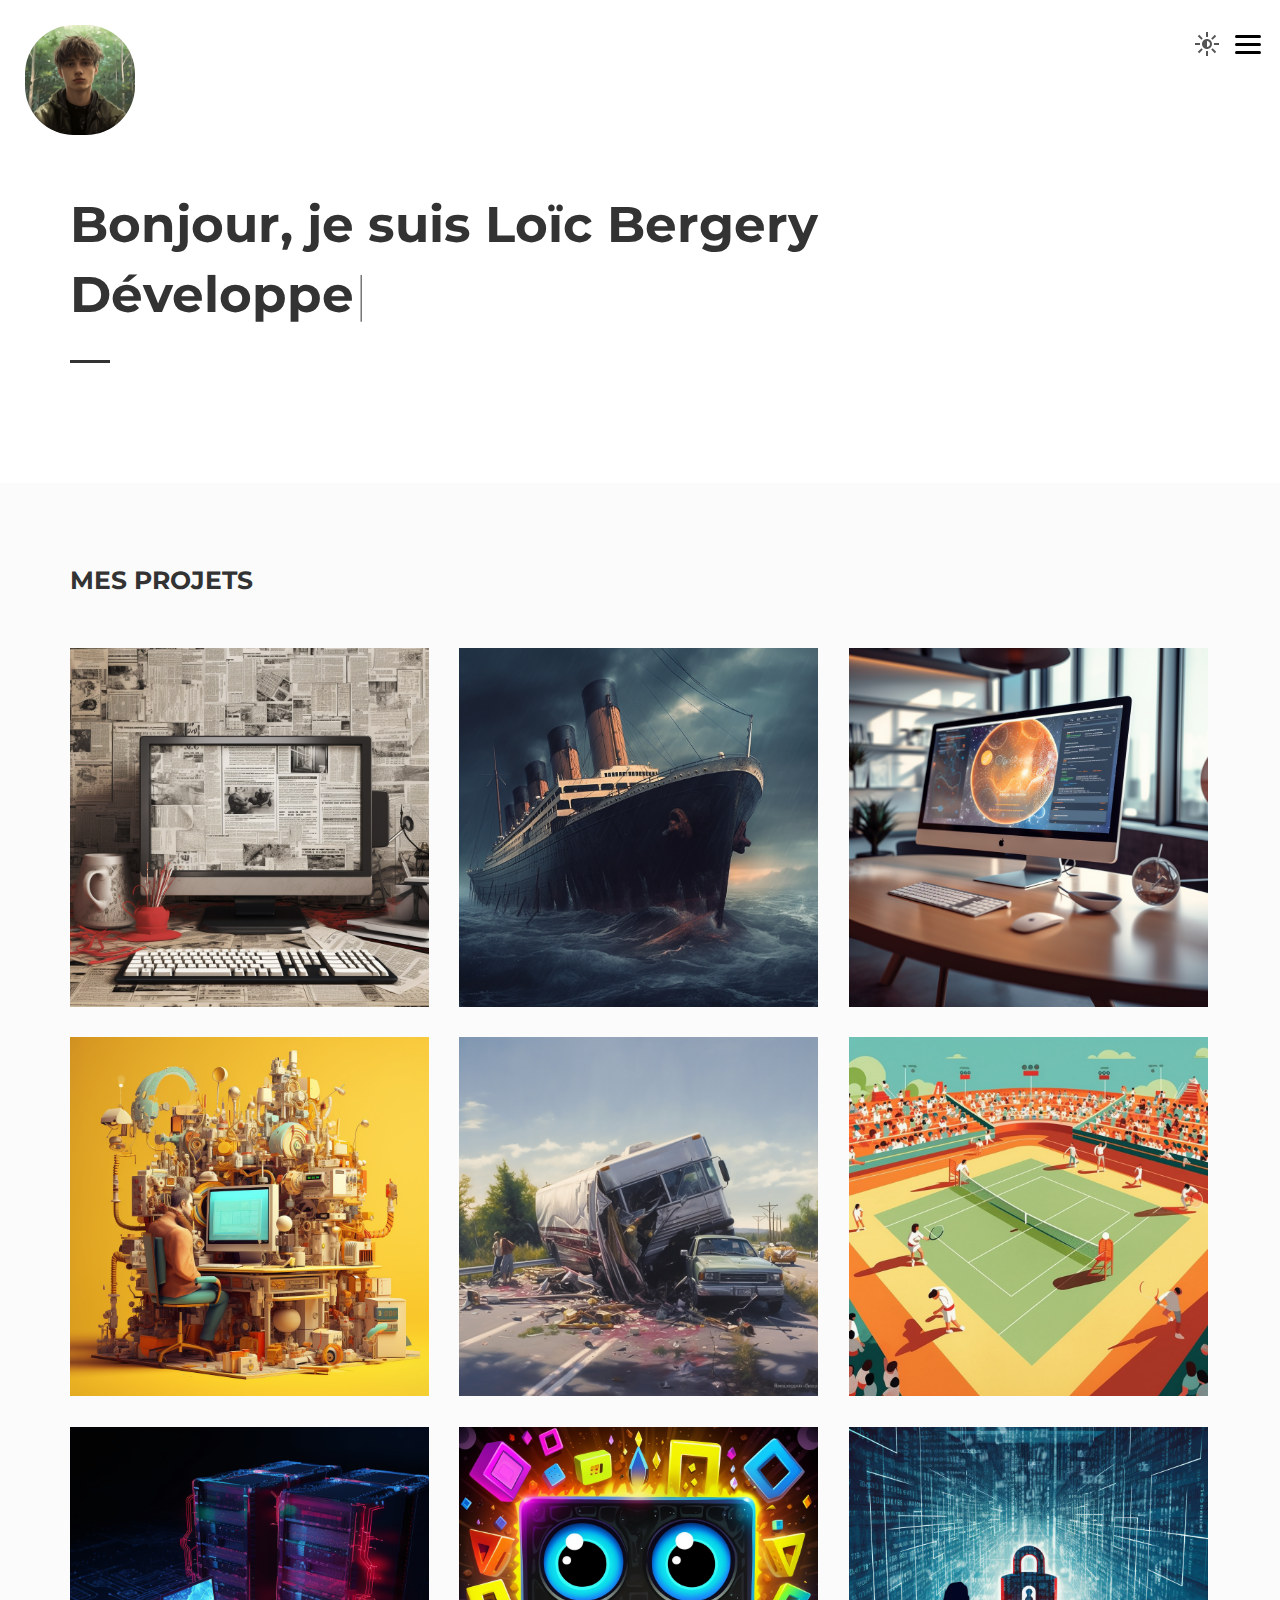
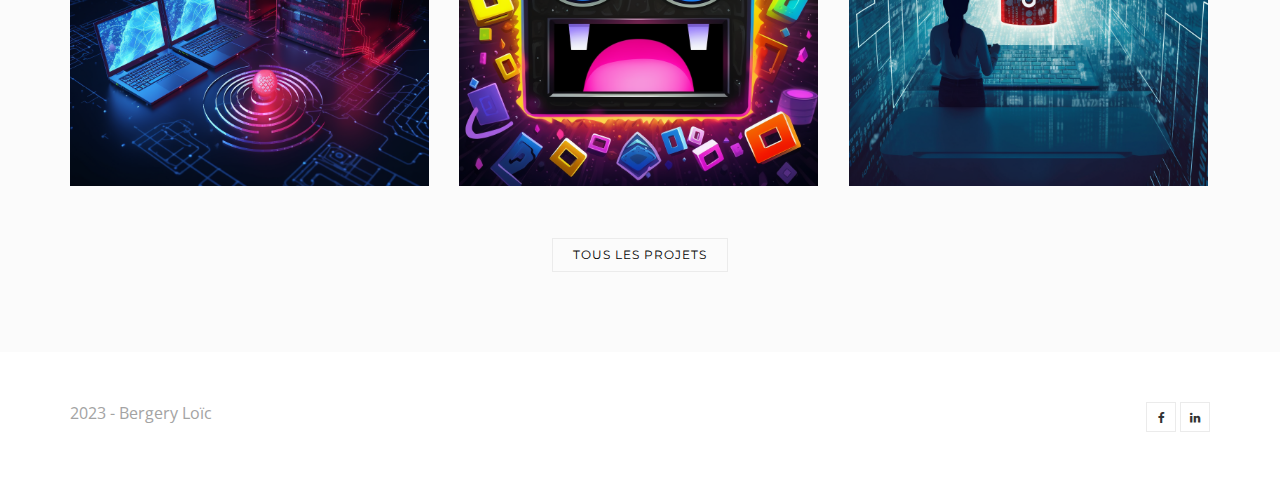
<file: index.html>
<!DOCTYPE html>
<html>
  <head>
    <title>Home</title>
    <meta charset="utf-8" />
    <meta
      name="viewport"
      content="width=device-width, initial-scale=1.0, maximum-scale=1.0, user-scalable=no"
    />
    <meta name="format-detection" content="telephone=no" />
    <meta name="apple-mobile-web-app-capable" content="yes" />
    <!-- Fonts-->
    <link
      rel="stylesheet"
      type="text/css"
      href="assets/fonts/fontawesome/font-awesome.min.css"
    />
    <link
      rel="stylesheet"
      type="text/css"
      href="assets/fonts/pe-icon/pe-icon.css"
    />
    <!-- Vendors-->
    <link
      rel="stylesheet"
      type="text/css"
      href="assets/vendors/bootstrap/grid.css"
    />
    <link
      rel="stylesheet"
      type="text/css"
      href="assets/vendors/magnific-popup/magnific-popup.min.css"
    />
    <link
      rel="stylesheet"
      type="text/css"
      href="assets/vendors/swiper/swiper.css"
    />
    <!-- App & fonts-->
    <link
      rel="stylesheet"
      type="text/css"
      href="https://fonts.googleapis.com/css?family=Montserrat:300,400,500,600,700|Open+Sans:400,700"
    />
    <link
      rel="stylesheet"
      type="text/css"
      id="app-stylesheet"
      href="assets/css/main.css"
    />
    <!--[if lt IE 9]>
      <script src="https://oss.maxcdn.com/libs/html5shiv/3.7.0/html5shiv.js"></script>
    <![endif]-->
  </head>

  <body>
    <div class="page-wrap" id="root">
      <!-- header -->
      <header class="header header--fixed">
        <div class="header__inner">
          <div class="header__logo is-scroll">
            <a href="index.html"
              ><img
                src="assets/img/logo.png"
                alt=""
				class="logo"
            /></a>
          </div>
          <div class="btns">
            <button class="btn" id="darkTrigger">
				<svg xmlns="http://www.w3.org/2000/svg" width="24" height="24" viewBox="0 0 24 24"><path d="M12 9c1.654 0 3 1.346 3 3s-1.346 3-3 3v-6zm0-2c-2.762 0-5 2.238-5 5s2.238 5 5 5 5-2.238 5-5-2.238-5-5-5zm-4.184-.599l-3.593-3.594-1.415 1.414 3.595 3.595c.401-.537.876-1.013 1.413-1.415zm4.184-1.401c.34 0 .672.033 1 .08v-5.08h-2v5.08c.328-.047.66-.08 1-.08zm5.598 2.815l3.595-3.595-1.414-1.414-3.595 3.595c.537.402 1.012.878 1.414 1.414zm-12.598 4.185c0-.34.033-.672.08-1h-5.08v2h5.08c-.047-.328-.08-.66-.08-1zm11.185 5.598l3.594 3.593 1.415-1.414-3.594-3.593c-.403.536-.879 1.012-1.415 1.414zm-9.784-1.414l-3.593 3.593 1.414 1.414 3.593-3.593c-.536-.402-1.011-.877-1.414-1.414zm12.519-5.184c.047.328.08.66.08 1s-.033.672-.08 1h5.08v-2h-5.08zm-6.92 8c-.34 0-.672-.033-1-.08v5.08h2v-5.08c-.328.047-.66.08-1 .08z" fill="currentColor"/></svg>
			</button>
            <div class="navbar-toggle" id="fs-button">
              <div class="navbar-icon"><span></span></div>
            </div>
          </div>
        </div>

        <!-- fullscreenmenu__module -->
        <div class="fullscreenmenu__module" trigger="#fs-button">
          <!-- overlay-menu -->
          <nav class="overlay-menu">
            <!--  -->
            <ul class="wil-menu-list">
              <li class="current-menu-item">
                <a href="index.html">Accueil</a>
              </li>
              <li><a href="about.html">À propos de moi</a></li>
              <li><a href="work-detail.html">Projets</a></li>
              <li><a href="experience.html">Experience</a></li>
              <li><a href="contact.html">Contact</a></li>
            </ul>
            <!--  -->
          </nav>
          <!-- End / overlay-menu -->
        </div>
        <!-- End / fullscreenmenu__module -->
      </header>
      <!-- End / header -->

      <!-- Content-->
      <div class="wil-content">
        <!-- Section -->
        <section class="awe-section">
          <div class="container">
            <!-- page-title -->
            <div class="page-title">
              <h2 class="page-title__title">
                Bonjour, je suis Loïc Bergery<br />

                <!-- typing__module -->
                <div class="typing__module">
                  <div class="typed-strings">
                    <span>Développeur en devenir,</span
                    ><span>je suis étudiant.</span>
                  </div>
                  <span class="typed"></span>
                </div>
                <!-- End / typing__module -->
              </h2>
              <p class="page-title__text"></p>
              <div class="page-title__divider"></div>
            </div>
            <!-- End / page-title -->
          </div>
        </section>
        <!-- End / Section -->

        <!-- Section -->
        <section class="awe-section bg-gray">
          <div class="container">
            <div class="row">
              <div class="col-lg-6">
                <!-- title -->
                <div class="title">
                  <h2 class="title__title">
                    <a href="work-detail.html">Mes projets</a>
                  </h2>
                </div>
                <!-- End / title -->
              </div>
            </div>
            <div
              class="grid-css grid-css--masonry"
              data-col-lg="3"
              data-col-md="2"
              data-col-sm="2"
              data-col-xs="1"
              data-gap="30"
            >
              <div class="grid__inner">
                <div class="grid-sizer"></div>
                <div class="grid-item">
                  <div class="grid-item__inner">
                    <div class="grid-item__content-wrapper">
                      <!-- work -->
                      <div class="work">
                        <a href="work-detail.html#classeur_depeche_java">
                          <!-- hoverbox ef-slide-bottom -->
                          <div class="hoverbox ef-push-bottom light">
                            <!-- hb_front -->
                            <div class="hb_front">
                              <img
                                src="assets/img/java/classeur_depeche1.png"
                                alt=""
                              />
                            </div>
                            <!-- End / hb_front -->

                            <!-- hb_back -->
                            <div class="hb_back">
                              <h2 class="work__title">
                                Réalisation d'un classeur de dépêches
                              </h2>
                              <span class="work__text">Voir plus</span>
                            </div>
                            <!-- End / hb_back -->
                          </div>
                          <!-- End / hoverbox ef-slide-bottom -->
                        </a>
                      </div>
                      <!-- End / work -->
                    </div>
                  </div>
                </div>
                <div class="grid-item">
                  <div class="grid-item__inner">
                    <div class="grid-item__content-wrapper">
                      <!-- work -->
                      <div class="work">
                        <a href="work-detail.html#bdd_titanic_sql">
                          <!-- hoverbox ef-move-top -->
                          <div class="hoverbox ef-move-top light">
                            <!-- hb_front -->
                            <div class="hb_front">
                              <img
                                src="assets/img/sql/titanic_illustration.png"
                                alt=""
                              />
                            </div>
                            <!-- End / hb_front -->

                            <!-- hb_back -->
                            <div class="hb_back">
                              <h2 class="work__title">
                                Base de données sur le naufrage du Titanic
                              </h2>
                              <span class="work__text">Voir plus</span>
                            </div>
                            <!-- End / hb_back -->
                          </div>
                          <!-- End / hoverbox ef-move-top -->
                        </a>
                      </div>
                      <!-- End / work -->
                    </div>
                  </div>
                </div>
                <div class="grid-item">
                  <div class="grid-item__inner">
                    <div class="grid-item__content-wrapper">
                      <!-- work -->
                      <div class="work">
                        <a href="work-detail.html#Site_IBM_HTML">
                          <!-- hoverbox ef-slide-right -->
                          <div class="hoverbox ef-slide-right light">
                            <!-- hb_front -->
                            <div class="hb_front">
                              <img
                                src="assets/img/ibm/Illustartion_SiteWeb_institutionnel.png"
                                alt=""
                              />
                            </div>
                            <!-- End / hb_front -->

                            <!-- hb_back -->
                            <div class="hb_back">
                              <h2 class="work__title">
                                Site web institutionnel d'IBM pour la gen alpha
                              </h2>
                              <span class="work__text">Voir plus</span>
                            </div>
                            <!-- End / hb_back -->
                          </div>
                          <!-- End / hoverbox ef-slide-right -->
                        </a>
                      </div>
                      <!-- End / work -->
                    </div>
                  </div>
                </div>
                <div class="grid-item">
                  <div class="grid-item__inner">
                    <div class="grid-item__content-wrapper">
                      <!-- work -->
                      <div class="work">
                        <a href="work-detail.html#debian_instal_BASH">
                          <!-- hoverbox ef-zoom-in -->
                          <div class="hoverbox ef-zoom-in light">
                            <!-- hb_front -->
                            <div class="hb_front">
                              <img
                                src="assets/img/debian/debian_intal_ilustration2.png"
                                alt=""
                              />
                            </div>
                            <!-- End / hb_front -->

                            <!-- hb_back -->
                            <div class="hb_back">
                              <h2 class="work__title">
                                Installation d’un poste de développement
                              </h2>
                              <span class="work__text">Voir plus</span>
                            </div>
                            <!-- End / hb_back -->
                          </div>
                          <!-- End / hoverbox ef-zoom-in -->
                        </a>
                      </div>
                      <!-- End / work -->
                    </div>
                  </div>
                </div>
                <div class="grid-item">
                  <div class="grid-item__inner">
                    <div class="grid-item__content-wrapper">
                      <!-- work -->
                      <div class="work">
                        <a href="work-detail.html#BDD_Accident">
                          <!-- hoverbox ef-zoom-in -->
                          <div class="hoverbox ef-move-left light">
                            <!-- hb_front -->
                            <div class="hb_front">
                              <img
                                src="assets/img/sql/accident_illustration.png"
                                alt=""
                              />
                            </div>
                            <!-- End / hb_front -->

                            <!-- hb_back -->
                            <div class="hb_back">
                              <h2 class="work__title">
                                Tri, Extraction et analyse des données de la BDD
                                des accidents de la route en France
                              </h2>
                              <span class="work__text">Voir plus</span>
                            </div>
                            <!-- End / hb_back -->
                          </div>
                          <!-- End / hoverbox ef-zoom-in -->
                        </a>
                      </div>
                      <!-- End / work -->
                    </div>
                  </div>
                </div>
                <div class="grid-item">
                  <div class="grid-item__inner">
                    <div class="grid-item__content-wrapper">
                      <!-- work -->
                      <div class="work">
                        <a href="work-detail.html#gestionnaireTennis">
                          <!-- hoverbox ef-zoom-in -->
                          <div class="hoverbox ef-push-bottom light">
                            <!-- hb_front -->
                            <div class="hb_front">
                              <img
                                src="assets/img/MegaSAE/Tennis_tournament.png"
                                alt=""
                              />
                            </div>
                            <!-- End / hb_front -->

                            <!-- hb_back -->
                            <div class="hb_back">
                              <h2 class="work__title">
                                Application de gestion de tournoi de tennis
                              </h2>
                              <span class="work__text">Voir plus</span>
                            </div>
                            <!-- End / hb_back -->
                          </div>
                          <!-- End / hoverbox ef-zoom-in -->
                        </a>
                      </div>
                      <!-- End / work -->
                    </div>
                  </div>
                </div>
                <div class="grid-item">
                  <div class="grid-item__inner">
                    <div class="grid-item__content-wrapper">
                      <!-- work -->
                      <div class="work">
                        <a href="work-detail.html#serveurDebian">
                          <!-- hoverbox ef-zoom-in -->
                          <div class="hoverbox ef-zoom-in light">
                            <!-- hb_front -->
                            <div class="hb_front">
                              <img
                                src="assets/img/serveurDebian/serveurDebian_illustration.png"
                                alt=""
                              />
                            </div>
                            <!-- End / hb_front -->

                            <!-- hb_back -->
                            <div class="hb_back">
                              <h2 class="work__title">
                                Installation d'un serveur debian avec apache, posgreSQL et PHP
                              </h2>
                              <span class="work__text">Voir plus</span>
                            </div>
                            <!-- End / hb_back -->
                          </div>
                          <!-- End / hoverbox ef-zoom-in -->
                        </a>
                      </div>
                      <!-- End / work -->
                    </div>
                  </div>
                </div>
				<div class="grid-item">
					<div class="grid-item__inner">
					  <div class="grid-item__content-wrapper">
						<!-- work -->
						<div class="work">
						  <a href="work-detail.html#GeometryDash">
							<!-- hoverbox ef-zoom-in -->
							<div class="hoverbox ef-zoom-in light">
							  <!-- hb_front -->
							  <div class="hb_front">
								<img
								  src="assets/img/geometryDashPerso/geometry_dash_perso.png"
								  alt=""
								/>
							  </div>
							  <!-- End / hb_front -->
  
							  <!-- hb_back -->
							  <div class="hb_back">
								<h2 class="work__title">
								  Création d'un jeu de type Geometry Dash
								</h2>
								<span class="work__text">Voir plus</span>
							  </div>
							  <!-- End / hb_back -->
							</div>
							<!-- End / hoverbox ef-zoom-in -->
						  </a>
						</div>
						<!-- End / work -->
					  </div>
					</div>
				  </div>
                <div class="grid-item">
                  <div class="grid-item__inner">
                    <div class="grid-item__content-wrapper">
                      <!-- work -->
                      <div class="work">
                        <a href="work-detail.html#Hash">
                          <!-- hoverbox ef-zoom-in -->
                          <div class="hoverbox ef-zoom-in light">
                            <!-- hb_front -->
                            <div class="hb_front">
                              <img
                                src="assets/img/Hash_Perso/image_hash.png"
                                alt=""
                              />
                            </div>
                            <!-- End / hb_front -->

                            <!-- hb_back -->
                            <div class="hb_back">
                              <h2 class="work__title">
                                Logiciel de hachage (type sha-256)
                              </h2>
                              <span class="work__text">Voir plus</span>
                            </div>
                            <!-- End / hb_back -->
                          </div>
                          <!-- End / hoverbox ef-zoom-in -->
                        </a>
                      </div>
                      <!-- End / work -->
                    </div>
                  </div>
                </div>
              </div>
            </div>
            <div class="awe-text-center mt-50">
              <a class="md-btn md-btn--outline-primary" href="work-detail.html"
                >Tous les projets
              </a>
            </div>
          </div>
        </section>
        <!-- End / Section -->
      </div>
      <!-- End / Content-->

      <!-- footer -->
      <div class="footer">
        <div class="container">
          <div class="row">
            <div class="col-md-6 col-lg-6">
              <p class="footer__coppy">2023 - Bergery Loïc</p>
            </div>
            <div class="col-md-6 col-lg-6">
              <div class="footer__social">
                <!-- social-icon -->
                <a class="social-icon" href=""
                  ><i class="social-icon__icon fa fa-facebook"></i> </a
                ><!-- End / social-icon -->

                <!-- social-icon -->
                <a class="social-icon" href="#"
                  ><i class="social-icon__icon fa fa-linkedin"></i> </a
                ><!-- End / social-icon -->
              </div>
            </div>
          </div>
        </div>
      </div>
      <!-- End / footer -->
    </div>
    <!-- Vendors-->
    <script
      type="text/javascript"
      src="assets/vendors/jquery/jquery.min.js"
    ></script>
    <script
      type="text/javascript"
      src="assets/vendors/imagesloaded/imagesloaded.pkgd.js"
    ></script>
    <script
      type="text/javascript"
      src="assets/vendors/isotope-layout/isotope.pkgd.js"
    ></script>
    <script
      type="text/javascript"
      src="assets/vendors/jquery-one-page/jquery.nav.min.js"
    ></script>
    <script
      type="text/javascript"
      src="assets/vendors/jquery.easing/jquery.easing.min.js"
    ></script>
    <script
      type="text/javascript"
      src="assets/vendors/jquery.matchHeight/jquery.matchHeight.min.js"
    ></script>
    <script
      type="text/javascript"
      src="assets/vendors/magnific-popup/jquery.magnific-popup.min.js"
    ></script>
    <script
      type="text/javascript"
      src="assets/vendors/masonry-layout/masonry.pkgd.js"
    ></script>
    <script
      type="text/javascript"
      src="assets/vendors/jquery.waypoints/jquery.waypoints.min.js"
    ></script>
    <script
      type="text/javascript"
      src="assets/vendors/swiper/swiper.jquery.js"
    ></script>
    <script type="text/javascript" src="assets/vendors/menu/menu.js"></script>
    <script
      type="text/javascript"
      src="assets/vendors/typed/typed.min.js"
    ></script>
    <!-- App-->
    <script type="text/javascript" src="assets/js/main.js"></script>
  </body>
</html>
</file>
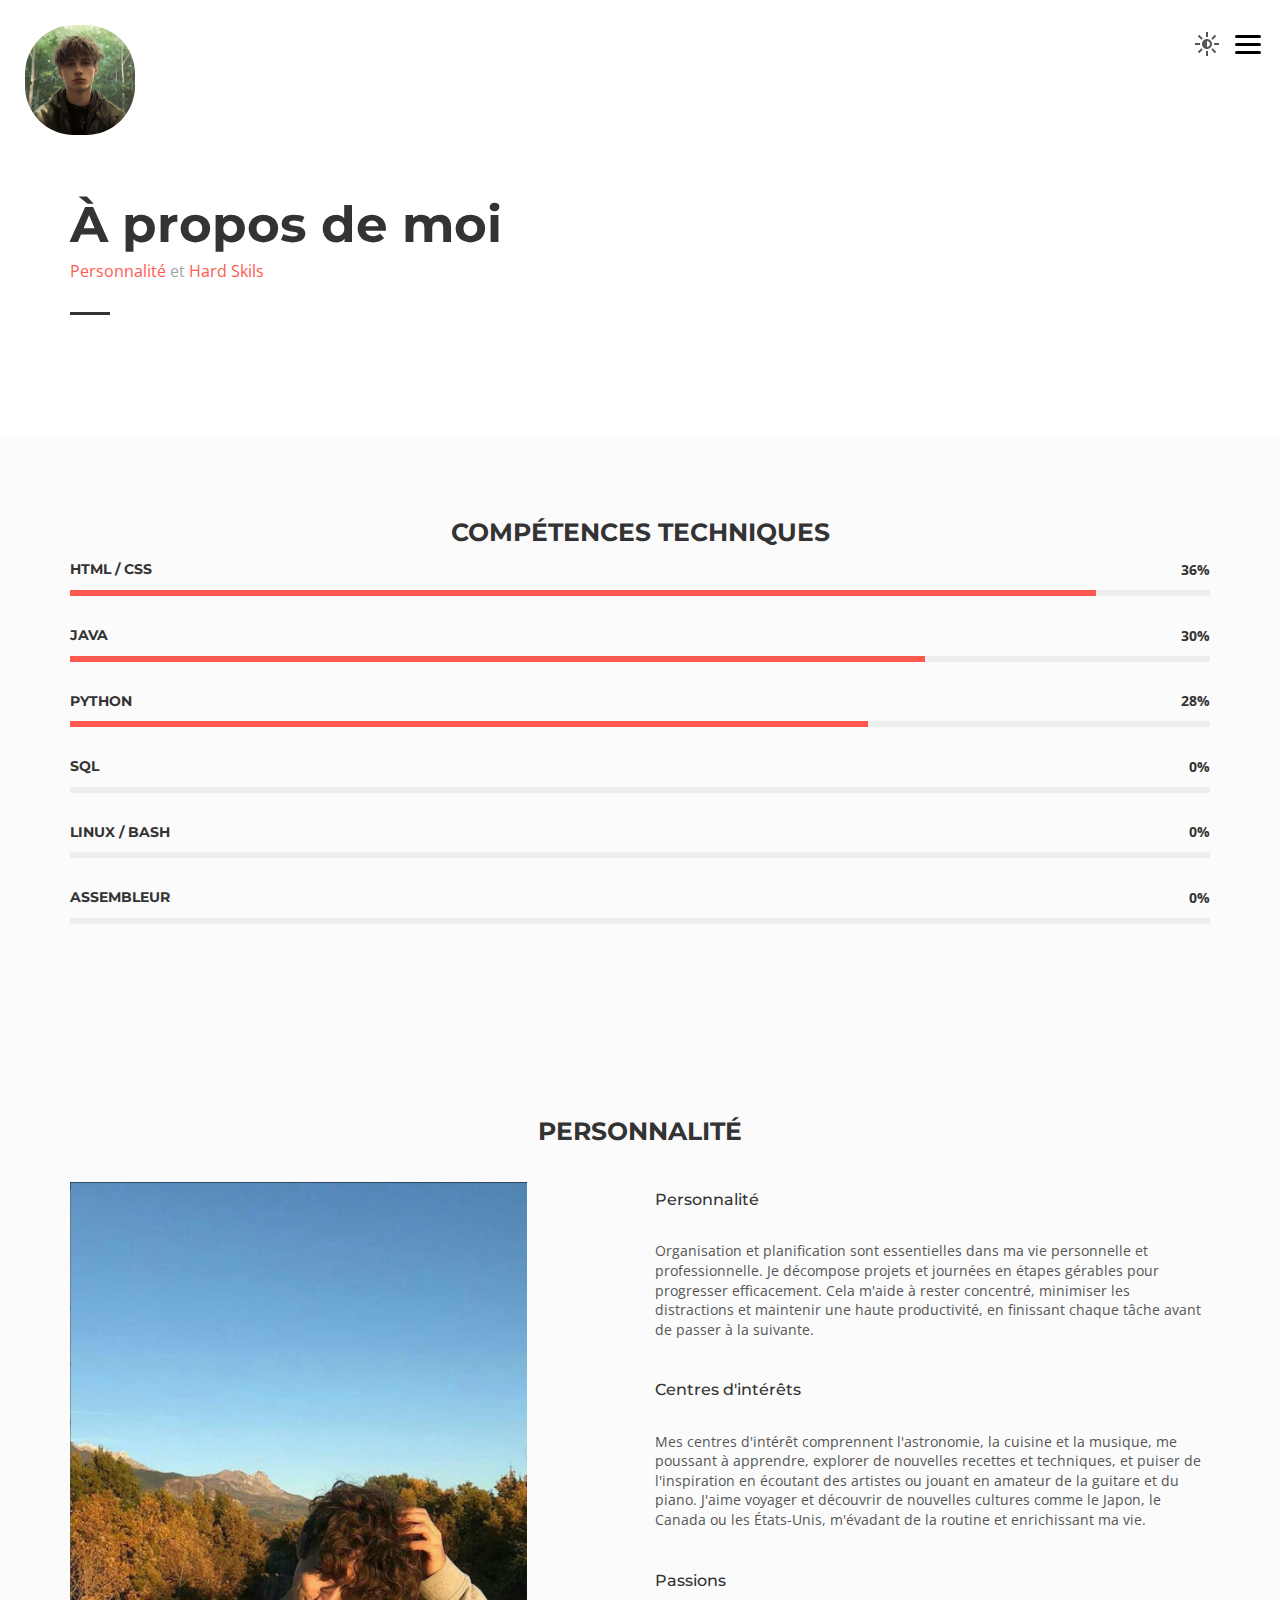
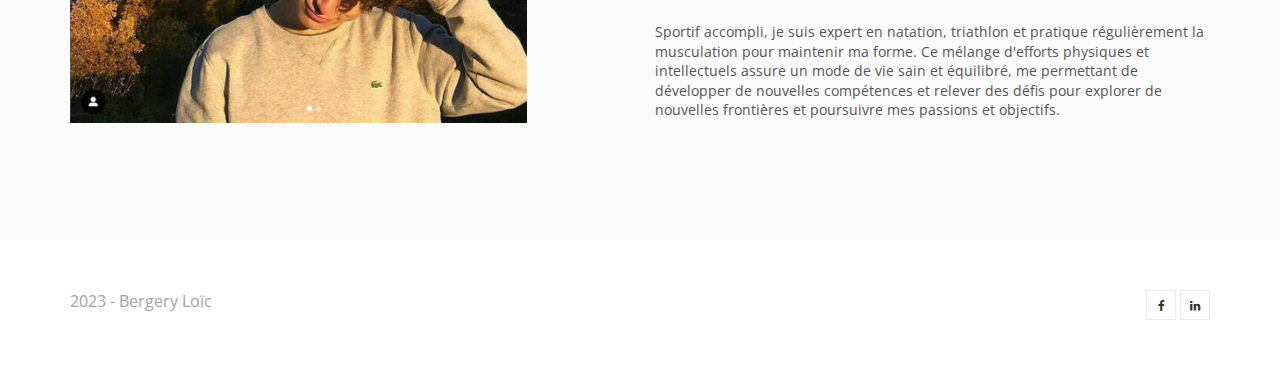
<file: about.html>
<!DOCTYPE html>
<html>
	<head>
		<title>About</title>
		<meta charset="utf-8">
		<meta name="viewport" content="width=device-width, initial-scale=1.0, maximum-scale=1.0, user-scalable=no">
		<meta name="format-detection" content="telephone=no">
		<meta name="apple-mobile-web-app-capable" content="yes">
		<!-- Fonts-->
		<link rel="stylesheet" type="text/css" href="assets/fonts/fontawesome/font-awesome.min.css">
		<link rel="stylesheet" type="text/css" href="assets/fonts/pe-icon/pe-icon.css">
		<!-- Vendors-->
		<link rel="stylesheet" type="text/css" href="assets/vendors/bootstrap/grid.css">
		<link rel="stylesheet" type="text/css" href="assets/vendors/magnific-popup/magnific-popup.min.css">
		<link rel="stylesheet" type="text/css" href="assets/vendors/swiper/swiper.css">
		<!-- App & fonts-->
		<link rel="stylesheet" type="text/css" href="https://fonts.googleapis.com/css?family=Montserrat:300,400,500,600,700|Open+Sans:400,700">
		<link rel="stylesheet" type="text/css" id="app-stylesheet" href="assets/css/main.css"><!--[if lt IE 9]>
			<script src="https://oss.maxcdn.com/libs/html5shiv/3.7.0/html5shiv.js"></script>
		<![endif]-->
	</head>
	
	<body>
		<div class="page-wrap" id="root">
			
			<!-- header -->
			<header class="header header--fixed">
				<div class="header__inner">
				  <div class="header__logo is-scroll">
					<a href="index.html"
					  ><img
						src="assets/img/logo.png"
						alt=""
						class="logo"
					/></a>
				  </div>
				  <div class="btns">
					<button class="btn" id="darkTrigger">
						<svg xmlns="http://www.w3.org/2000/svg" width="24" height="24" viewBox="0 0 24 24"><path d="M12 9c1.654 0 3 1.346 3 3s-1.346 3-3 3v-6zm0-2c-2.762 0-5 2.238-5 5s2.238 5 5 5 5-2.238 5-5-2.238-5-5-5zm-4.184-.599l-3.593-3.594-1.415 1.414 3.595 3.595c.401-.537.876-1.013 1.413-1.415zm4.184-1.401c.34 0 .672.033 1 .08v-5.08h-2v5.08c.328-.047.66-.08 1-.08zm5.598 2.815l3.595-3.595-1.414-1.414-3.595 3.595c.537.402 1.012.878 1.414 1.414zm-12.598 4.185c0-.34.033-.672.08-1h-5.08v2h5.08c-.047-.328-.08-.66-.08-1zm11.185 5.598l3.594 3.593 1.415-1.414-3.594-3.593c-.403.536-.879 1.012-1.415 1.414zm-9.784-1.414l-3.593 3.593 1.414 1.414 3.593-3.593c-.536-.402-1.011-.877-1.414-1.414zm12.519-5.184c.047.328.08.66.08 1s-.033.672-.08 1h5.08v-2h-5.08zm-6.92 8c-.34 0-.672-.033-1-.08v5.08h2v-5.08c-.328.047-.66.08-1 .08z" fill="currentColor"/></svg>
					</button>
					<div class="navbar-toggle" id="fs-button">
					  <div class="navbar-icon"><span></span></div>
					</div>
				  </div>
				</div>
		
				<!-- fullscreenmenu__module -->
				<div class="fullscreenmenu__module" trigger="#fs-button">
				  <!-- overlay-menu -->
				  <nav class="overlay-menu">
					<!--  -->
					<ul class="wil-menu-list">
					  <li class="current-menu-item">
						<a href="index.html">Accueil</a>
					  </li>
					  <li><a href="about.html">À propos de moi</a></li>
					  <li><a href="work-detail.html">Projets</a></li>
					  <li><a href="experience.html">Experience</a></li>
					  <li><a href="contact.html">Contact</a></li>
					</ul>
					<!--  -->
				  </nav>
				  <!-- End / overlay-menu -->
				</div>
				<!-- End / fullscreenmenu__module -->
			  </header>
			  <!-- End / header -->
			
			<!-- Content-->
			<div class="wil-content">
				
				<!-- Section -->
				<section class="awe-section">
					<div class="container">
						
						<!-- page-title -->
						<div class="page-title pb-40">
							<h2 class="page-title__title">À propos de moi</h2>
							<p class="page-title__text"><a href="#Personalite">Personnalité</a> et <a href="#HardSkils">Hard Skils</a> </p>
							<div class="page-title__divider"></div>
						</div><!-- End / page-title -->
						
					</div>
				</section>
				<!-- End / Section -->
				
				<!-- Section Hard Skils -->
				<section class="awe-section bg-gray" id="HardSkils">
					<h2 class="about__title">Compétences techniques</h2>
					<div class="container">
						<!-- progress -->
						<div class="progress">
							<h5 class="progress__title">HTML / CSS</h5>
							<div class="progress__wrap">
								<div class="progress__bar" data-progress-percent="90" data-timing="ease" data-duration="1000" data-delay="500"></div><span class="progress__number">90%</span>
							</div>
						</div><!-- End / progress -->
						
						
						
						<!-- progress -->
						<div class="progress">
							<h5 class="progress__title">Java</h5>
							<div class="progress__wrap">
								<div class="progress__bar" data-progress-percent="75" data-timing="ease" data-duration="1000" data-delay="500"></div><span class="progress__number">75%</span>
							</div>
						</div><!-- End / progress -->

						<!-- progress -->
						<div class="progress">
							<h5 class="progress__title">Python</h5>
							<div class="progress__wrap">
								<div class="progress__bar" data-progress-percent="70" data-timing="ease" data-duration="1000" data-delay="500"></div><span class="progress__number">70%</span>
							</div>
						</div><!-- End / progress -->

						<!-- progress -->
						<div class="progress">
							<h5 class="progress__title">SQL</h5>
							<div class="progress__wrap">
								<div class="progress__bar" data-progress-percent="70" data-timing="ease" data-duration="1000" data-delay="500"></div><span class="progress__number">70%</span>
							</div>
						</div><!-- End / progress -->

						<div class="progress">
							<h5 class="progress__title">Linux / BASH</h5>
							<div class="progress__wrap">
								<div class="progress__bar" data-progress-percent="65" data-timing="ease" data-duration="1000" data-delay="500"></div><span class="progress__number">65%</span>
							</div>
						</div><!-- End / progress -->

						<div class="progress">
							<h5 class="progress__title">Assembleur</h5>
							<div class="progress__wrap">
								<div class="progress__bar" data-progress-percent="50" data-timing="ease" data-duration="1000" data-delay="500"></div><span class="progress__number">50%</span>
							</div>
						</div><!-- End / progress -->
					</div>
				</section>
				<!-- END / Section Hard Skils -->
				
				<!-- Section -->
				<section class="awe-section bg-gray" id="Personalite">
					<h2 class="about__title">Personnalité</h2>
					<div class="container">
						<div class="row">
							<div class="col-md-6 col-lg-5 " style="margin-top: 2%;"><img src="assets/img/profil.png" alt="image profil">
							</div>
							<div class="col-md-6 col-lg-6 col-xs-offset-0 col-sm-offset-0 col-md-offset-0 col-lg-offset-1 ">
								
								<!-- Moi -->
								<div class="mt-30">
									
									<!-- Personnalité -->
									<p class="about__subtitle">Personnalité</p>
									<p class="about__text">Organisation et planification sont essentielles dans ma vie 
										personnelle et professionnelle. Je décompose projets et journées en étapes gérables 
										pour progresser efficacement. Cela m'aide à rester concentré, minimiser 
										les distractions et maintenir une haute productivité, en finissant chaque 
										tâche avant de passer à la suivante.
									</p>
									<!-- END / Personnalité -->

									<!-- Centre d'intérêts -->
									<p class="about__subtitle">Centres d'intérêts</p>
									<p class="about__text">Mes centres d'intérêt comprennent l'astronomie, 
										la cuisine et la musique, me poussant à apprendre, explorer de nouvelles 
										recettes et techniques, et puiser de l'inspiration en écoutant des artistes 
										ou jouant en amateur de la guitare et du piano. J'aime voyager et découvrir de nouvelles 
										cultures comme le Japon, le Canada ou les États-Unis, m'évadant de la routine 
										et enrichissant ma vie.
									</p>	
									<!-- END / Centre d'intérêts -->

									<!-- Passions -->
									<p class="about__subtitle">Passions</p>
									<p class="about__text">Sportif accompli, je suis expert en natation, 
										triathlon et pratique régulièrement la musculation pour maintenir ma forme. 
										Ce mélange d'efforts physiques et intellectuels assure un mode de vie sain 
										et équilibré, me permettant de développer de nouvelles compétences et relever 
										des défis pour explorer de nouvelles frontières et poursuivre mes passions et objectifs.
									</p>	
									<!-- END / Passions -->


								</div><!-- End / Moi  -->
							</div>
						</div>
					</div>
				</section>
				<!-- End / Section personnalité -->

				
			</div>
			<!-- End / Content-->
			
			<!-- footer -->
			<!-- footer -->
			<div class="footer">
				<div class="container">
					<div class="row">
						<div class="col-md-6 col-lg-6 ">
							<p class="footer__coppy">2023 - Bergery Loïc</p>
						</div>
						<div class="col-md-6 col-lg-6 ">
							<div class="footer__social">
								
								<!-- social-icon -->
								<a class="social-icon" href=""><i class="social-icon__icon fa fa-facebook"></i>
								</a><!-- End / social-icon -->
								
								
								<!-- social-icon -->
								<a class="social-icon" href="#"><i class="social-icon__icon fa fa-linkedin"></i>
								</a><!-- End / social-icon -->
								
							</div>
						</div>
					</div>
				</div>
			</div><!-- End / footer -->
			
		</div>
		<!-- Vendors-->
		<script type="text/javascript" src="assets/vendors/jquery/jquery.min.js"></script>
		<script type="text/javascript" src="assets/vendors/imagesloaded/imagesloaded.pkgd.js"></script>
		<script type="text/javascript" src="assets/vendors/isotope-layout/isotope.pkgd.js"></script>
		<script type="text/javascript" src="assets/vendors/jquery-one-page/jquery.nav.min.js"></script>
		<script type="text/javascript" src="assets/vendors/jquery.easing/jquery.easing.min.js"></script>
		<script type="text/javascript" src="assets/vendors/jquery.matchHeight/jquery.matchHeight.min.js"></script>
		<script type="text/javascript" src="assets/vendors/magnific-popup/jquery.magnific-popup.min.js"></script>
		<script type="text/javascript" src="assets/vendors/masonry-layout/masonry.pkgd.js"></script>
		<script type="text/javascript" src="assets/vendors/jquery.waypoints/jquery.waypoints.min.js"></script>
		<script type="text/javascript" src="assets/vendors/swiper/swiper.jquery.js"></script>
		<script type="text/javascript" src="assets/vendors/menu/menu.js"></script>
		<script type="text/javascript" src="assets/vendors/typed/typed.min.js"></script>
		<!-- App-->
		<script type="text/javascript" src="assets/js/main.js"></script>
	</body>
</html>
</file>
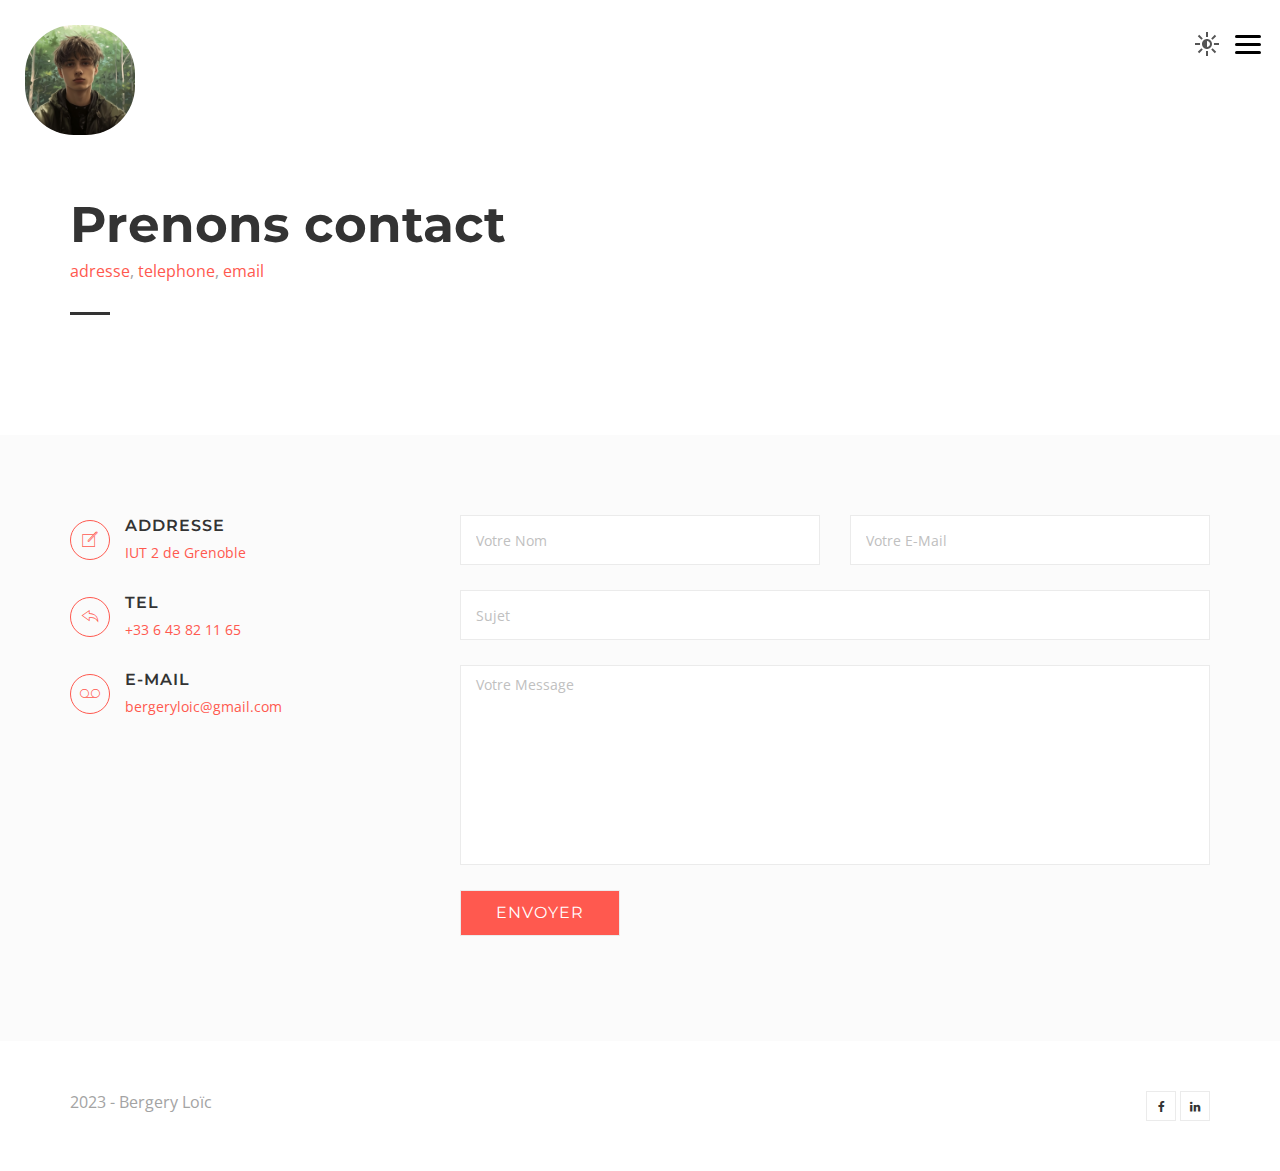
<file: contact.html>
<!DOCTYPE html>
<html>
	<head>
		<title>Contact</title>
		<meta charset="utf-8">
		<meta name="viewport" content="width=device-width, initial-scale=1.0, maximum-scale=1.0, user-scalable=no">
		<meta name="format-detection" content="telephone=no">
		<meta name="apple-mobile-web-app-capable" content="yes">
		<!-- Fonts-->
		<link rel="stylesheet" type="text/css" href="assets/fonts/fontawesome/font-awesome.min.css">
		<link rel="stylesheet" type="text/css" href="assets/fonts/pe-icon/pe-icon.css">
		<!-- Vendors-->
		<link rel="stylesheet" type="text/css" href="assets/vendors/bootstrap/grid.css">
		<link rel="stylesheet" type="text/css" href="assets/vendors/magnific-popup/magnific-popup.min.css">
		<link rel="stylesheet" type="text/css" href="assets/vendors/swiper/swiper.css">
		<!-- App & fonts-->
		<link rel="stylesheet" type="text/css" href="https://fonts.googleapis.com/css?family=Montserrat:300,400,500,600,700|Open+Sans:400,700">
		<link rel="stylesheet" type="text/css" id="app-stylesheet" href="assets/css/main.css"><!--[if lt IE 9]>
			<script src="https://oss.maxcdn.com/libs/html5shiv/3.7.0/html5shiv.js"></script>
		<![endif]-->
	</head>
	
	<body>
		<div class="page-wrap" id="root">
			
			<!-- header -->
			<header class="header header--fixed">
				<div class="header__inner">
				  <div class="header__logo is-scroll">
					<a href="index.html"
					  ><img
						src="assets/img/logo.png"
						alt=""
						class="logo"
					/></a>
				  </div>
				  <div class="btns">
					<button class="btn" id="darkTrigger">
						<svg xmlns="http://www.w3.org/2000/svg" width="24" height="24" viewBox="0 0 24 24"><path d="M12 9c1.654 0 3 1.346 3 3s-1.346 3-3 3v-6zm0-2c-2.762 0-5 2.238-5 5s2.238 5 5 5 5-2.238 5-5-2.238-5-5-5zm-4.184-.599l-3.593-3.594-1.415 1.414 3.595 3.595c.401-.537.876-1.013 1.413-1.415zm4.184-1.401c.34 0 .672.033 1 .08v-5.08h-2v5.08c.328-.047.66-.08 1-.08zm5.598 2.815l3.595-3.595-1.414-1.414-3.595 3.595c.537.402 1.012.878 1.414 1.414zm-12.598 4.185c0-.34.033-.672.08-1h-5.08v2h5.08c-.047-.328-.08-.66-.08-1zm11.185 5.598l3.594 3.593 1.415-1.414-3.594-3.593c-.403.536-.879 1.012-1.415 1.414zm-9.784-1.414l-3.593 3.593 1.414 1.414 3.593-3.593c-.536-.402-1.011-.877-1.414-1.414zm12.519-5.184c.047.328.08.66.08 1s-.033.672-.08 1h5.08v-2h-5.08zm-6.92 8c-.34 0-.672-.033-1-.08v5.08h2v-5.08c-.328.047-.66.08-1 .08z" fill="currentColor"/></svg>
					</button>
					<div class="navbar-toggle" id="fs-button">
					  <div class="navbar-icon"><span></span></div>
					</div>
				  </div>
				</div>
		
				<!-- fullscreenmenu__module -->
				<div class="fullscreenmenu__module" trigger="#fs-button">
				  <!-- overlay-menu -->
				  <nav class="overlay-menu">
					<!--  -->
					<ul class="wil-menu-list">
					  <li class="current-menu-item">
						<a href="index.html">Accueil</a>
					  </li>
					  <li><a href="about.html">À propos de moi</a></li>
					  <li><a href="work-detail.html">Projets</a></li>
					  <li><a href="experience.html">Experience</a></li>
					  <li><a href="contact.html">Contact</a></li>
					</ul>
					<!--  -->
				  </nav>
				  <!-- End / overlay-menu -->
				</div>
				<!-- End / fullscreenmenu__module -->
			  </header>
			  <!-- End / header -->
			
			<!-- Content-->
			<div class="wil-content">
				
				<!-- Section -->
				<section class="awe-section">
					<div class="container">
						
						<!-- page-title -->
						<div class="page-title pb-40">
							<h2 class="page-title__title">Prenons contact</h2>
							<p class="page-title__text"><a href="#Univ">adresse</a>,<a href="tel:+33643821165"> telephone</a>,<a href="mailto:bergeryloic@gmail.com"> email</a> </p>
							<div class="page-title__divider"></div>
						</div><!-- End / page-title -->
						
					</div>
				</section>
				<!-- End / Section -->
				
				
				<!-- Section -->
				<section class="awe-section bg-gray">
					<div class="container">
						<div class="row">
							<div class="col-md-4 col-lg-3 ">
								
								<!-- contact -->
								<div class="contact">
									<div class="contact__icon"><i class="pe-7s-note"></i></div>
									<h3 class="contact__title">addresse</h3>
									<div class="contact__text"><a href="#adresseIUT">IUT 2 de Grenoble</a></div>
								</div><!-- End / contact -->
								
								
								<!-- contact -->
								<div class="contact">
									<div class="contact__icon"><i class="pe-7s-back"></i></div>
									<h3 class="contact__title">tel</h3>
									<div class="contact__text"><a href="tel:+33643821165">+33 6 43 82 11 65</a></div>
								</div><!-- End / contact -->
								
								
								<!-- contact -->
								<div class="contact">
									<div class="contact__icon"><i class="pe-7s-voicemail"></i></div>
									<h3 class="contact__title">e-mail</h3>
									<div class="contact__text"><a href="mailto:bergeryloic@gmail.com">bergeryloic@gmail.com</a></div>
								</div><!-- End / contact -->
								
							</div>
							<div class="col-md-7 col-lg-8 col-xs-offset-0 col-sm-offset-0 col-md-offset-0 col-lg-offset-1 ">
								<div class="form-wrapper">
									
									<!-- form-item -->
									<div class="form-item form-item--half">
										<input class="form-control" type="text" name="input" placeholder="Votre nom"/>
									</div><!-- End / form-item -->
									
									
									<!-- form-item -->
									<div class="form-item form-item--half">
										<input class="form-control" type="text" name="input" placeholder="Votre e-mail"/>
									</div><!-- End / form-item -->
									
									
									<!-- form-item -->
									<div class="form-item">
										<input class="form-control" type="text" name="input" placeholder="Sujet"/>
									</div><!-- End / form-item -->
									
									
									<!-- form-item -->
									<div class="form-item">
										<textarea class="form-control" placeholder="Votre message" style="min-height:200px;"></textarea>
									</div><!-- End / form-item -->
									
									
									<!-- form-item -->
									<div class="form-item">
										<a class="md-btn md-btn--primary md-btn--lg " href="#">Envoyer
										</a>
									</div><!-- End / form-item -->
									
								</div>
							</div>
						</div>
					</div>
				</section>
				<!-- End / Section -->
				
			</div>
			<!-- End / Content-->
			
			<!-- footer -->
			<div class="footer">
				<div class="container">
					<div class="row">
						<div class="col-md-6 col-lg-6 ">
							<p class="footer__coppy">2023 - Bergery Loïc</p>
						</div>
						<div class="col-md-6 col-lg-6 ">
							<div class="footer__social">
								
								<!-- social-icon -->
								<a class="social-icon" href=""><i class="social-icon__icon fa fa-facebook"></i>
								</a><!-- End / social-icon -->
								
								
								<!-- social-icon -->
								<a class="social-icon" href="#"><i class="social-icon__icon fa fa-linkedin"></i>
								</a><!-- End / social-icon -->
								
							</div>
						</div>
					</div>
				</div>
			</div><!-- End / footer -->
			
		</div>
		<!-- Vendors-->
		<script type="text/javascript" src="assets/vendors/jquery/jquery.min.js"></script>
		<script type="text/javascript" src="assets/vendors/imagesloaded/imagesloaded.pkgd.js"></script>
		<script type="text/javascript" src="assets/vendors/isotope-layout/isotope.pkgd.js"></script>
		<script type="text/javascript" src="assets/vendors/jquery-one-page/jquery.nav.min.js"></script>
		<script type="text/javascript" src="assets/vendors/jquery.easing/jquery.easing.min.js"></script>
		<script type="text/javascript" src="assets/vendors/jquery.matchHeight/jquery.matchHeight.min.js"></script>
		<script type="text/javascript" src="assets/vendors/magnific-popup/jquery.magnific-popup.min.js"></script>
		<script type="text/javascript" src="assets/vendors/masonry-layout/masonry.pkgd.js"></script>
		<script type="text/javascript" src="assets/vendors/jquery.waypoints/jquery.waypoints.min.js"></script>
		<script type="text/javascript" src="assets/vendors/swiper/swiper.jquery.js"></script>
		<script type="text/javascript" src="assets/vendors/menu/menu.js"></script>
		<script type="text/javascript" src="assets/vendors/typed/typed.min.js"></script>
		<!-- App-->
		<script type="text/javascript" src="assets/js/main.js"></script>
	</body>
</html>
</file>
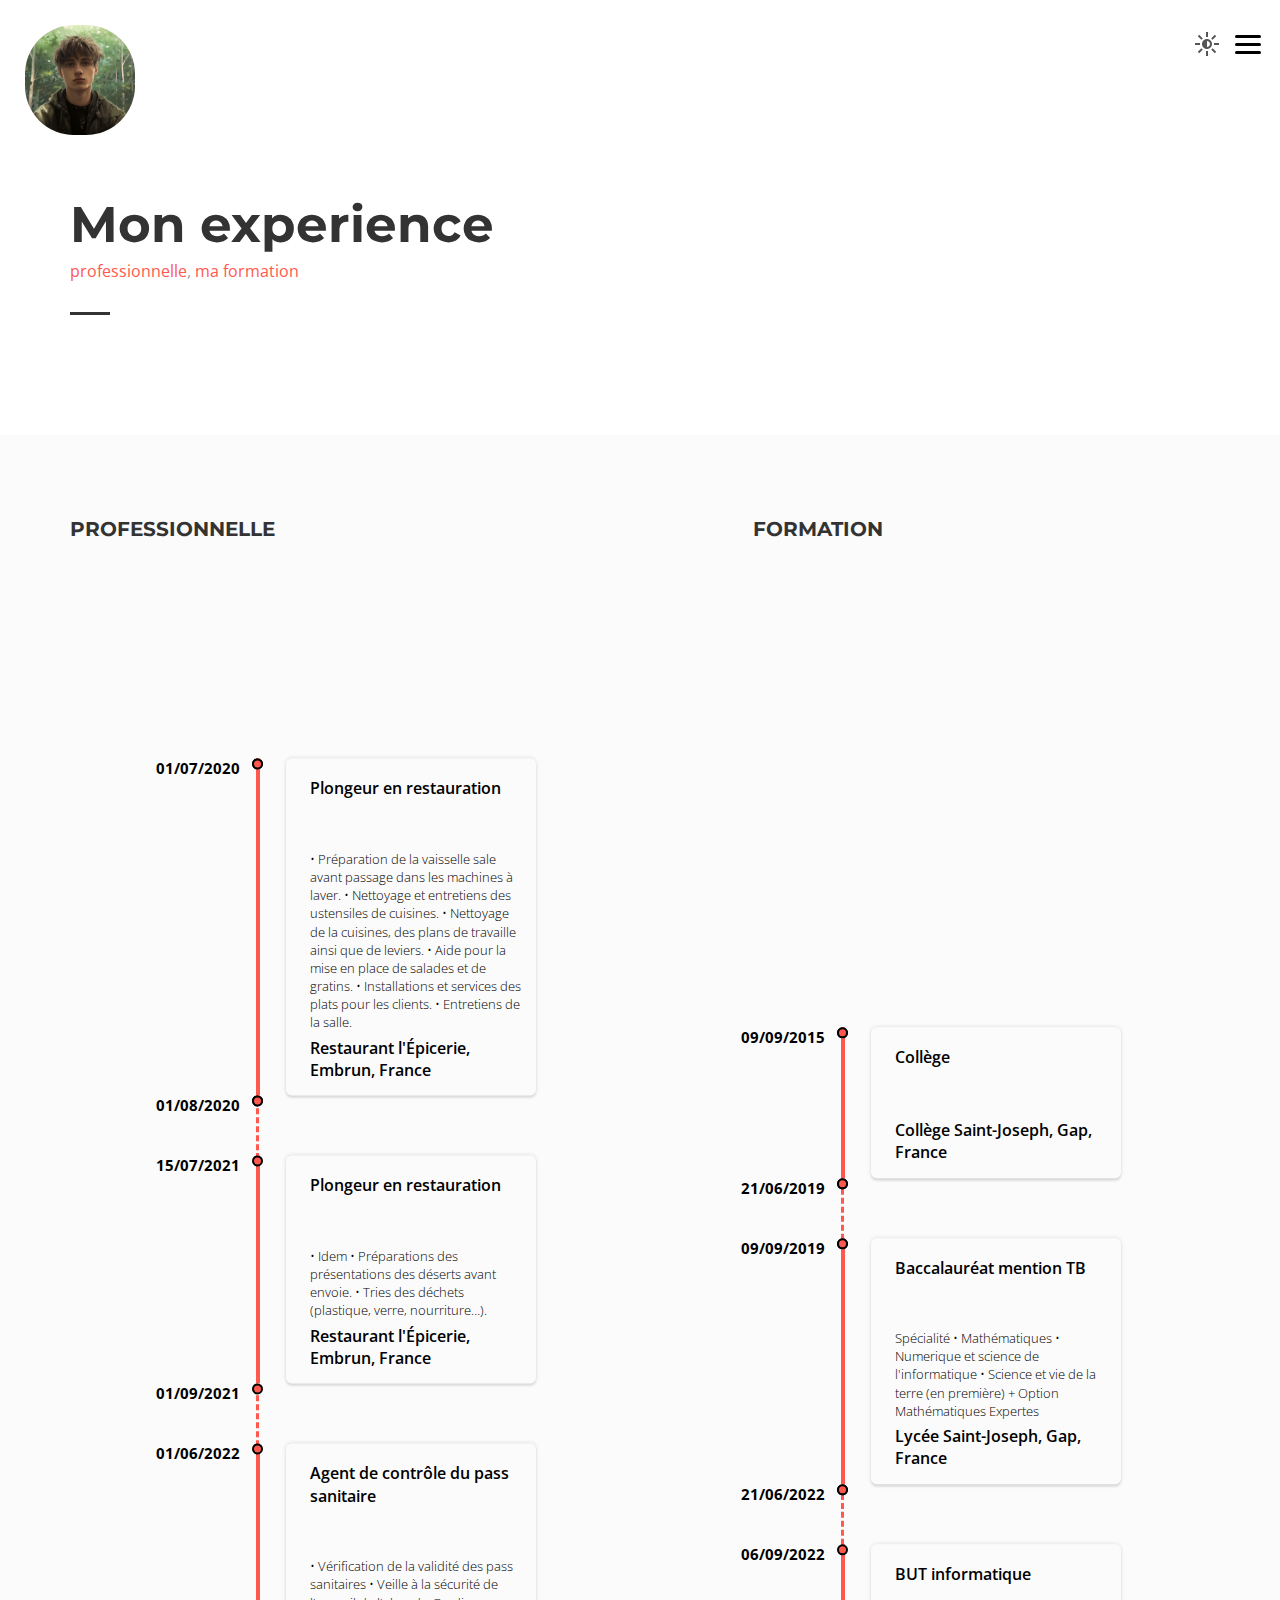
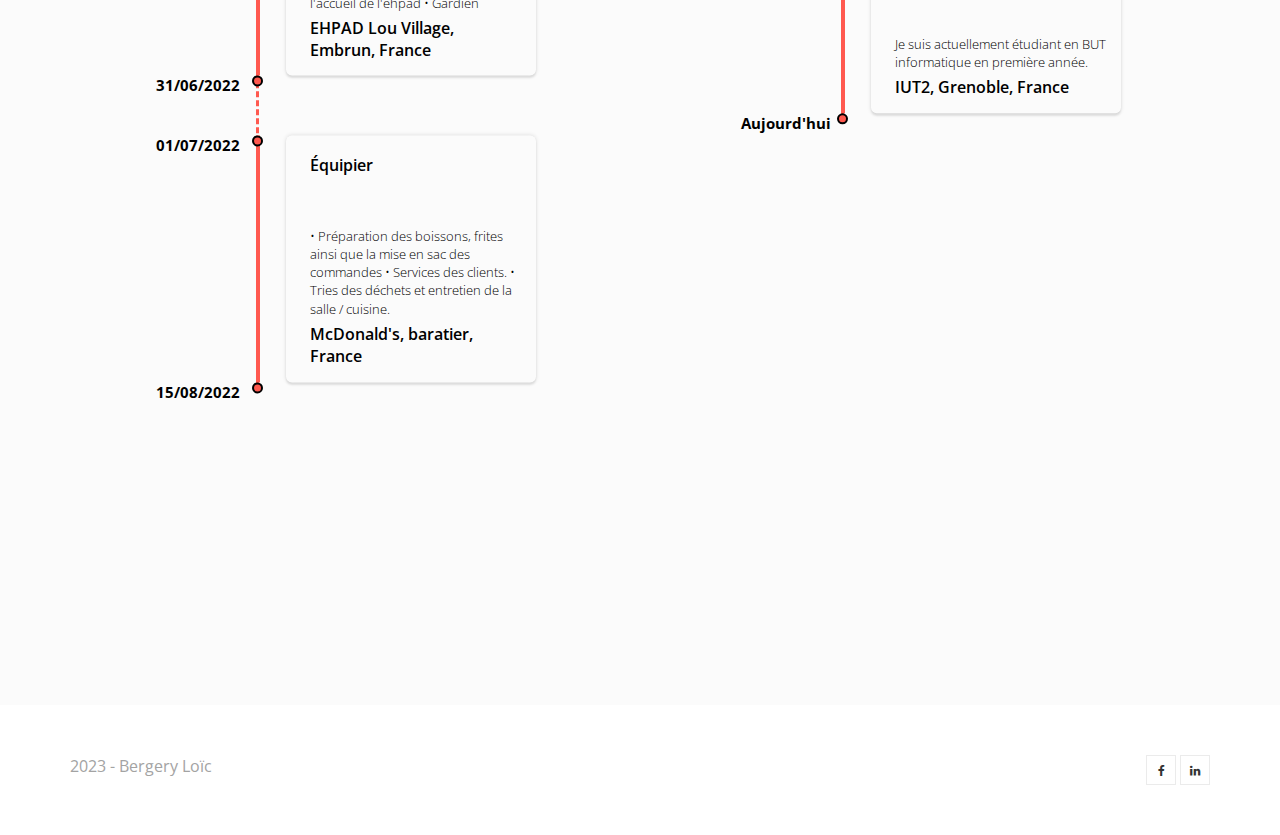
<file: experience.html>
<!DOCTYPE html>
<html lang="en">
  <head>
    <title>About</title>
    <meta charset="utf-8" />
    <meta
      name="viewport"
      content="width=device-width, initial-scale=1.0, maximum-scale=1.0, user-scalable=no"
    />
    <meta name="format-detection" content="telephone=no" />
    <meta name="apple-mobile-web-app-capable" content="yes" />
    <!-- Fonts-->
    <link
      rel="stylesheet"
      type="text/css"
      href="assets/fonts/fontawesome/font-awesome.min.css"
    />
    <link
      rel="stylesheet"
      type="text/css"
      href="assets/fonts/pe-icon/pe-icon.css"
    />
    <!-- Vendors-->
    <link
      rel="stylesheet"
      type="text/css"
      href="assets/vendors/bootstrap/grid.css"
    />
    <link
      rel="stylesheet"
      type="text/css"
      href="assets/vendors/magnific-popup/magnific-popup.min.css"
    />
    <link
      rel="stylesheet"
      type="text/css"
      href="assets/vendors/swiper/swiper.css"
    />
    <!-- App & fonts-->
    <link
      rel="stylesheet"
      type="text/css"
      href="https://fonts.googleapis.com/css?family=Montserrat:300,400,500,600,700|Open+Sans:400,700"
    />
    <link
      rel="stylesheet"
      type="text/css"
      id="app-stylesheet"
      href="assets/css/main.css"
    />
    <!--[if lt IE 9]>
      <script src="https://oss.maxcdn.com/libs/html5shiv/3.7.0/html5shiv.js"></script>
    <![endif]-->
  </head>
  <body>
    <div class="page-wrap" id="root">
      <!-- header -->
      <header class="header header--fixed">
        <div class="header__inner">
          <div class="header__logo is-scroll">
            <a href="index.html"
              ><img
                src="assets/img/logo.png"
                alt=""
                class="logo"
            /></a>
          </div>
          <div class="btns">
            <button class="btn" id="darkTrigger">
              <svg xmlns="http://www.w3.org/2000/svg" width="24" height="24" viewBox="0 0 24 24"><path d="M12 9c1.654 0 3 1.346 3 3s-1.346 3-3 3v-6zm0-2c-2.762 0-5 2.238-5 5s2.238 5 5 5 5-2.238 5-5-2.238-5-5-5zm-4.184-.599l-3.593-3.594-1.415 1.414 3.595 3.595c.401-.537.876-1.013 1.413-1.415zm4.184-1.401c.34 0 .672.033 1 .08v-5.08h-2v5.08c.328-.047.66-.08 1-.08zm5.598 2.815l3.595-3.595-1.414-1.414-3.595 3.595c.537.402 1.012.878 1.414 1.414zm-12.598 4.185c0-.34.033-.672.08-1h-5.08v2h5.08c-.047-.328-.08-.66-.08-1zm11.185 5.598l3.594 3.593 1.415-1.414-3.594-3.593c-.403.536-.879 1.012-1.415 1.414zm-9.784-1.414l-3.593 3.593 1.414 1.414 3.593-3.593c-.536-.402-1.011-.877-1.414-1.414zm12.519-5.184c.047.328.08.66.08 1s-.033.672-.08 1h5.08v-2h-5.08zm-6.92 8c-.34 0-.672-.033-1-.08v5.08h2v-5.08c-.328.047-.66.08-1 .08z" fill="currentColor"/></svg>
            </button>
            <div class="navbar-toggle" id="fs-button">
              <div class="navbar-icon"><span></span></div>
            </div>
          </div>
        </div>

        <!-- fullscreenmenu__module -->
        <div class="fullscreenmenu__module" trigger="#fs-button">
          <!-- overlay-menu -->
          <nav class="overlay-menu">
            <!--  -->
            <ul class="wil-menu-list">
              <li class="current-menu-item">
                <a href="index.html">Accueil</a>
              </li>
              <li><a href="about.html">À propos de moi</a></li>
              <li><a href="work-detail.html">Projets</a></li>
              <li><a href="experience.html">Experience</a></li>
              <li><a href="contact.html">Contact</a></li>
            </ul>
            <!--  -->
          </nav>
          <!-- End / overlay-menu -->
        </div>
        <!-- End / fullscreenmenu__module -->
      </header>
      <!-- End / header -->

      <!-- Content-->
      <div class="wil-content">
        <!-- Section -->
        <section class="awe-section">
          <div class="container">
            <!-- page-title -->
            <div class="page-title pb-40">
              <h2 class="page-title__title">Mon experience</h2>
              <p class="page-title__text">
                <a href="#Univ">professionnelle</a>,
                <a href="tel:+33643821165">ma formation</a>
              </p>
              <div class="page-title__divider"></div>
            </div>
            <!-- End / page-title -->
          </div>
        </section>
        <!-- End / Section -->
        
        <!-- Section -->
        <section class="awe-section bg-gray">
        
          <div class="container">
            <div class="row">
            <!-- Experience Professionnel-->

              <div class="col-md-7  experience">
                <h2 class="experience_title">professionnelle</h2>

                <div class="container_tl">
                    
                  <ul class="ul_lt">
                    <li class="li_tl">
                      <span></span>
                      <div>
                        <div class="title">Plongeur en restauration</div>
                        <div class="info">
                          • Préparation de la vaisselle sale avant passage dans
                          les machines à laver. • Nettoyage et entretiens des
                          ustensiles de cuisines. • Nettoyage de la cuisines,
                          des plans de travaille ainsi que de leviers. • Aide
                          pour la mise en place de salades et de gratins. •
                          Installations et services des plats pour les clients.
                          • Entretiens de la salle.
                        </div>
                        <div class="type">
                          Restaurant l'Épicerie, Embrun, France
                        </div>
                      </div>
                      <span class="number">
                        <span>01/07/2020</span>
                        <span>01/08/2020</span>
                      </span>
                    </li>
                    <li class="li_tl">
                      <div>
                        <span></span>
                        <div class="title">Plongeur en restauration</div>
                        <div class="info">
                          • Idem • Préparations des présentations des déserts
                          avant envoie. • Tries des déchets (plastique, verre,
                          nourriture…).
                        </div>
                        <div class="type">
                          Restaurant l'Épicerie, Embrun, France
                        </div>
                      </div>
                      <span class="number">
                        <span>15/07/2021</span>
                        <span>01/09/2021</span>
                      </span>
                    </li>
                    <li class="li_tl">
                      <div>
                        <span></span>
                        <div class="title">Agent de contrôle du pass sanitaire</div>
                        <div class="info">
                          • Vérification de la validité des pass sanitaires
                          • Veille à la sécurité de l'accueil de l'ehpad
                          • Gardien 
                        </div>
                        <div class="type">
                          EHPAD Lou Village, Embrun, France
                        </div>
                      </div>
                      <span class="number">
                        <span>01/06/2022</span>
                        <span>31/06/2022</span>
                      </span>
                    </li>
                    <li class="li_tl">
                      <div>
                        <span></span>
                        <div class="title">Équipier</div>
                        <div class="info">
                          • Préparation des boissons, frites ainsi que la mise
                          en sac des commandes • Services des clients. • Tries
                          des déchets et entretien de la salle / cuisine.
                        </div>
                        <div class="type">McDonald's, baratier, France</div>
                      </div>
                      <span class="number">
                        <span>01/07/2022</span>
                        <span>15/08/2022</span>
                      </span>
                    </li>
                  </ul>
                </div>
              </div><!-- FIN / Experience Professionnel-->

              <!-- Formation -->
              
              <div class="col-md-4 col-lg-5 experience">
                <div class="container_tl">
                  <h2 class="experience_title">Formation</h2>
                
                  <ul class="ul_lt">
                    <li class="li_tl">
                      <span></span>
                      <div>
                        <div class="title">Collège</div>
                        <div class="info">
                            
                        </div>
                        <div class="type">
                          Collège Saint-Joseph, Gap, France
                        </div>
                      </div>
                      <span class="number">
                        <span>09/09/2015</span>
                        <span>21/06/2019</span>
                      </span>
                    </li>
                    <li class="li_tl">
                      <span></span>
                      <div>
                        <div class="title">Baccalauréat mention TB</div>
                        <div class="info">
                            Spécialité
                          • Mathématiques
                          • Numerique et science de l'informatique
                          • Science et vie de la terre (en première)
                            + Option Mathématiques Expertes
                        </div>
                        <div class="type">
                          Lycée Saint-Joseph, Gap, France
                        </div>
                      </div>
                      <span class="number">
                        <span>09/09/2019</span>
                        <span>21/06/2022</span>
                      </span>
                    </li>
                    <li class="li_tl">
                      <div>
                        <span></span>
                        <div class="title">BUT informatique</div>
                        <div class="info">
                          Je suis actuellement étudiant en BUT informatique 
                          en première année.
                        </div>
                        <div class="type">
                          IUT2, Grenoble, France
                        </div>
                      </div>
                      <span class="number">
                        <span>06/09/2022</span>
                        <span>Aujourd'hui</span>
                      </span>
                    </li>
                    
                  </ul>
                </div>
              </div><!-- FIN / Formation -->

            </div>
          </div>
        </section>
        <!-- End / Section -->
      </div>
      <!-- End / Content-->

      <!-- footer -->
      <div class="footer">
        <div class="container">
          <div class="row">
            <div class="col-md-6 col-lg-6">
              <p class="footer__coppy">2023 - Bergery Loïc</p>
            </div>
            <div class="col-md-6 col-lg-6">
              <div class="footer__social">
                <!-- social-icon -->
                <a class="social-icon" href=""
                  ><i class="social-icon__icon fa fa-facebook"></i> </a
                ><!-- End / social-icon -->

                <!-- social-icon -->
                <a class="social-icon" href="#"
                  ><i class="social-icon__icon fa fa-linkedin"></i> </a
                ><!-- End / social-icon -->
              </div>
            </div>
          </div>
        </div>
      </div>
      <!-- End / footer -->
    </div>
    <!-- Vendors-->
    <script
      type="text/javascript"
      src="assets/vendors/jquery/jquery.min.js"
    ></script>
    <script
      type="text/javascript"
      src="assets/vendors/imagesloaded/imagesloaded.pkgd.js"
    ></script>
    <script
      type="text/javascript"
      src="assets/vendors/isotope-layout/isotope.pkgd.js"
    ></script>
    <script
      type="text/javascript"
      src="assets/vendors/jquery-one-page/jquery.nav.min.js"
    ></script>
    <script
      type="text/javascript"
      src="assets/vendors/jquery.easing/jquery.easing.min.js"
    ></script>
    <script
      type="text/javascript"
      src="assets/vendors/jquery.matchHeight/jquery.matchHeight.min.js"
    ></script>
    <script
      type="text/javascript"
      src="assets/vendors/magnific-popup/jquery.magnific-popup.min.js"
    ></script>
    <script
      type="text/javascript"
      src="assets/vendors/masonry-layout/masonry.pkgd.js"
    ></script>
    <script
      type="text/javascript"
      src="assets/vendors/jquery.waypoints/jquery.waypoints.min.js"
    ></script>
    <script
      type="text/javascript"
      src="assets/vendors/swiper/swiper.jquery.js"
    ></script>
    <script type="text/javascript" src="assets/vendors/menu/menu.js"></script>
    <script
      type="text/javascript"
      src="assets/vendors/typed/typed.min.js"
    ></script>
    <!-- App-->
    <script type="text/javascript" src="assets/js/main.js"></script>
  </body>
</html>
</file>
<file: assets/fonts/pe-icon/pe-icon.css>
@font-face {
	font-family: 'Pe-icon-7-stroke';
	src:url('fonts/Pe-icon-7-stroke.eot?d7yf1v');
	src:url('fonts/Pe-icon-7-stroke.eot?#iefixd7yf1v') format('embedded-opentype'),
		url('fonts/Pe-icon-7-stroke.woff?d7yf1v') format('woff'),
		url('fonts/Pe-icon-7-stroke.ttf?d7yf1v') format('truetype'),
		url('fonts/Pe-icon-7-stroke.svg?d7yf1v#Pe-icon-7-stroke') format('svg');
	font-weight: normal;
	font-style: normal;
}

[class^="pe-7s-"], [class*=" pe-7s-"] {
	font-family: 'Pe-icon-7-stroke';
	speak: none;
	font-style: normal;
	font-weight: normal;
	font-variant: normal;
	text-transform: none;
	line-height: 1;

	/* Better Font Rendering =========== */
	-webkit-font-smoothing: antialiased;
	-moz-osx-font-smoothing: grayscale;
}

.pe-7s-album:before {
	content: "\e6aa";
}
.pe-7s-arc:before {
	content: "\e6ab";
}
.pe-7s-back-2:before {
	content: "\e6ac";
}
.pe-7s-bandaid:before {
	content: "\e6ad";
}
.pe-7s-car:before {
	content: "\e6ae";
}
.pe-7s-diamond:before {
	content: "\e6af";
}
.pe-7s-door-lock:before {
	content: "\e6b0";
}
.pe-7s-eyedropper:before {
	content: "\e6b1";
}
.pe-7s-female:before {
	content: "\e6b2";
}
.pe-7s-gym:before {
	content: "\e6b3";
}
.pe-7s-hammer:before {
	content: "\e6b4";
}
.pe-7s-headphones:before {
	content: "\e6b5";
}
.pe-7s-helm:before {
	content: "\e6b6";
}
.pe-7s-hourglass:before {
	content: "\e6b7";
}
.pe-7s-leaf:before {
	content: "\e6b8";
}
.pe-7s-magic-wand:before {
	content: "\e6b9";
}
.pe-7s-male:before {
	content: "\e6ba";
}
.pe-7s-map-2:before {
	content: "\e6bb";
}
.pe-7s-next-2:before {
	content: "\e6bc";
}
.pe-7s-paint-bucket:before {
	content: "\e6bd";
}
.pe-7s-pendrive:before {
	content: "\e6be";
}
.pe-7s-photo:before {
	content: "\e6bf";
}
.pe-7s-piggy:before {
	content: "\e6c0";
}
.pe-7s-plugin:before {
	content: "\e6c1";
}
.pe-7s-refresh-2:before {
	content: "\e6c2";
}
.pe-7s-rocket:before {
	content: "\e6c3";
}
.pe-7s-settings:before {
	content: "\e6c4";
}
.pe-7s-shield:before {
	content: "\e6c5";
}
.pe-7s-smile:before {
	content: "\e6c6";
}
.pe-7s-usb:before {
	content: "\e6c7";
}
.pe-7s-vector:before {
	content: "\e6c8";
}
.pe-7s-wine:before {
	content: "\e6c9";
}
.pe-7s-cloud-upload:before {
	content: "\e68a";
}
.pe-7s-cash:before {
	content: "\e68c";
}
.pe-7s-close:before {
	content: "\e680";
}
.pe-7s-bluetooth:before {
	content: "\e68d";
}
.pe-7s-cloud-download:before {
	content: "\e68b";
}
.pe-7s-way:before {
	content: "\e68e";
}
.pe-7s-close-circle:before {
	content: "\e681";
}
.pe-7s-id:before {
	content: "\e68f";
}
.pe-7s-angle-up:before {
	content: "\e682";
}
.pe-7s-wristwatch:before {
	content: "\e690";
}
.pe-7s-angle-up-circle:before {
	content: "\e683";
}
.pe-7s-world:before {
	content: "\e691";
}
.pe-7s-angle-right:before {
	content: "\e684";
}
.pe-7s-volume:before {
	content: "\e692";
}
.pe-7s-angle-right-circle:before {
	content: "\e685";
}
.pe-7s-users:before {
	content: "\e693";
}
.pe-7s-angle-left:before {
	content: "\e686";
}
.pe-7s-user-female:before {
	content: "\e694";
}
.pe-7s-angle-left-circle:before {
	content: "\e687";
}
.pe-7s-up-arrow:before {
	content: "\e695";
}
.pe-7s-angle-down:before {
	content: "\e688";
}
.pe-7s-switch:before {
	content: "\e696";
}
.pe-7s-angle-down-circle:before {
	content: "\e689";
}
.pe-7s-scissors:before {
	content: "\e697";
}
.pe-7s-wallet:before {
	content: "\e600";
}
.pe-7s-safe:before {
	content: "\e698";
}
.pe-7s-volume2:before {
	content: "\e601";
}
.pe-7s-volume1:before {
	content: "\e602";
}
.pe-7s-voicemail:before {
	content: "\e603";
}
.pe-7s-video:before {
	content: "\e604";
}
.pe-7s-user:before {
	content: "\e605";
}
.pe-7s-upload:before {
	content: "\e606";
}
.pe-7s-unlock:before {
	content: "\e607";
}
.pe-7s-umbrella:before {
	content: "\e608";
}
.pe-7s-trash:before {
	content: "\e609";
}
.pe-7s-tools:before {
	content: "\e60a";
}
.pe-7s-timer:before {
	content: "\e60b";
}
.pe-7s-ticket:before {
	content: "\e60c";
}
.pe-7s-target:before {
	content: "\e60d";
}
.pe-7s-sun:before {
	content: "\e60e";
}
.pe-7s-study:before {
	content: "\e60f";
}
.pe-7s-stopwatch:before {
	content: "\e610";
}
.pe-7s-star:before {
	content: "\e611";
}
.pe-7s-speaker:before {
	content: "\e612";
}
.pe-7s-signal:before {
	content: "\e613";
}
.pe-7s-shuffle:before {
	content: "\e614";
}
.pe-7s-shopbag:before {
	content: "\e615";
}
.pe-7s-share:before {
	content: "\e616";
}
.pe-7s-server:before {
	content: "\e617";
}
.pe-7s-search:before {
	content: "\e618";
}
.pe-7s-film:before {
	content: "\e6a5";
}
.pe-7s-science:before {
	content: "\e619";
}
.pe-7s-disk:before {
	content: "\e6a6";
}
.pe-7s-ribbon:before {
	content: "\e61a";
}
.pe-7s-repeat:before {
	content: "\e61b";
}
.pe-7s-refresh:before {
	content: "\e61c";
}
.pe-7s-add-user:before {
	content: "\e6a9";
}
.pe-7s-refresh-cloud:before {
	content: "\e61d";
}
.pe-7s-paperclip:before {
	content: "\e69c";
}
.pe-7s-radio:before {
	content: "\e61e";
}
.pe-7s-note2:before {
	content: "\e69d";
}
.pe-7s-print:before {
	content: "\e61f";
}
.pe-7s-network:before {
	content: "\e69e";
}
.pe-7s-prev:before {
	content: "\e620";
}
.pe-7s-mute:before {
	content: "\e69f";
}
.pe-7s-power:before {
	content: "\e621";
}
.pe-7s-medal:before {
	content: "\e6a0";
}
.pe-7s-portfolio:before {
	content: "\e622";
}
.pe-7s-like2:before {
	content: "\e6a1";
}
.pe-7s-plus:before {
	content: "\e623";
}
.pe-7s-left-arrow:before {
	content: "\e6a2";
}
.pe-7s-play:before {
	content: "\e624";
}
.pe-7s-key:before {
	content: "\e6a3";
}
.pe-7s-plane:before {
	content: "\e625";
}
.pe-7s-joy:before {
	content: "\e6a4";
}
.pe-7s-photo-gallery:before {
	content: "\e626";
}
.pe-7s-pin:before {
	content: "\e69b";
}
.pe-7s-phone:before {
	content: "\e627";
}
.pe-7s-plug:before {
	content: "\e69a";
}
.pe-7s-pen:before {
	content: "\e628";
}
.pe-7s-right-arrow:before {
	content: "\e699";
}
.pe-7s-paper-plane:before {
	content: "\e629";
}
.pe-7s-delete-user:before {
	content: "\e6a7";
}
.pe-7s-paint:before {
	content: "\e62a";
}
.pe-7s-bottom-arrow:before {
	content: "\e6a8";
}
.pe-7s-notebook:before {
	content: "\e62b";
}
.pe-7s-note:before {
	content: "\e62c";
}
.pe-7s-next:before {
	content: "\e62d";
}
.pe-7s-news-paper:before {
	content: "\e62e";
}
.pe-7s-musiclist:before {
	content: "\e62f";
}
.pe-7s-music:before {
	content: "\e630";
}
.pe-7s-mouse:before {
	content: "\e631";
}
.pe-7s-more:before {
	content: "\e632";
}
.pe-7s-moon:before {
	content: "\e633";
}
.pe-7s-monitor:before {
	content: "\e634";
}
.pe-7s-micro:before {
	content: "\e635";
}
.pe-7s-menu:before {
	content: "\e636";
}
.pe-7s-map:before {
	content: "\e637";
}
.pe-7s-map-marker:before {
	content: "\e638";
}
.pe-7s-mail:before {
	content: "\e639";
}
.pe-7s-mail-open:before {
	content: "\e63a";
}
.pe-7s-mail-open-file:before {
	content: "\e63b";
}
.pe-7s-magnet:before {
	content: "\e63c";
}
.pe-7s-loop:before {
	content: "\e63d";
}
.pe-7s-look:before {
	content: "\e63e";
}
.pe-7s-lock:before {
	content: "\e63f";
}
.pe-7s-lintern:before {
	content: "\e640";
}
.pe-7s-link:before {
	content: "\e641";
}
.pe-7s-like:before {
	content: "\e642";
}
.pe-7s-light:before {
	content: "\e643";
}
.pe-7s-less:before {
	content: "\e644";
}
.pe-7s-keypad:before {
	content: "\e645";
}
.pe-7s-junk:before {
	content: "\e646";
}
.pe-7s-info:before {
	content: "\e647";
}
.pe-7s-home:before {
	content: "\e648";
}
.pe-7s-help2:before {
	content: "\e649";
}
.pe-7s-help1:before {
	content: "\e64a";
}
.pe-7s-graph3:before {
	content: "\e64b";
}
.pe-7s-graph2:before {
	content: "\e64c";
}
.pe-7s-graph1:before {
	content: "\e64d";
}
.pe-7s-graph:before {
	content: "\e64e";
}
.pe-7s-global:before {
	content: "\e64f";
}
.pe-7s-gleam:before {
	content: "\e650";
}
.pe-7s-glasses:before {
	content: "\e651";
}
.pe-7s-gift:before {
	content: "\e652";
}
.pe-7s-folder:before {
	content: "\e653";
}
.pe-7s-flag:before {
	content: "\e654";
}
.pe-7s-filter:before {
	content: "\e655";
}
.pe-7s-file:before {
	content: "\e656";
}
.pe-7s-expand1:before {
	content: "\e657";
}
.pe-7s-exapnd2:before {
	content: "\e658";
}
.pe-7s-edit:before {
	content: "\e659";
}
.pe-7s-drop:before {
	content: "\e65a";
}
.pe-7s-drawer:before {
	content: "\e65b";
}
.pe-7s-download:before {
	content: "\e65c";
}
.pe-7s-display2:before {
	content: "\e65d";
}
.pe-7s-display1:before {
	content: "\e65e";
}
.pe-7s-diskette:before {
	content: "\e65f";
}
.pe-7s-date:before {
	content: "\e660";
}
.pe-7s-cup:before {
	content: "\e661";
}
.pe-7s-culture:before {
	content: "\e662";
}
.pe-7s-crop:before {
	content: "\e663";
}
.pe-7s-credit:before {
	content: "\e664";
}
.pe-7s-copy-file:before {
	content: "\e665";
}
.pe-7s-config:before {
	content: "\e666";
}
.pe-7s-compass:before {
	content: "\e667";
}
.pe-7s-comment:before {
	content: "\e668";
}
.pe-7s-coffee:before {
	content: "\e669";
}
.pe-7s-cloud:before {
	content: "\e66a";
}
.pe-7s-clock:before {
	content: "\e66b";
}
.pe-7s-check:before {
	content: "\e66c";
}
.pe-7s-chat:before {
	content: "\e66d";
}
.pe-7s-cart:before {
	content: "\e66e";
}
.pe-7s-camera:before {
	content: "\e66f";
}
.pe-7s-call:before {
	content: "\e670";
}
.pe-7s-calculator:before {
	content: "\e671";
}
.pe-7s-browser:before {
	content: "\e672";
}
.pe-7s-box2:before {
	content: "\e673";
}
.pe-7s-box1:before {
	content: "\e674";
}
.pe-7s-bookmarks:before {
	content: "\e675";
}
.pe-7s-bicycle:before {
	content: "\e676";
}
.pe-7s-bell:before {
	content: "\e677";
}
.pe-7s-battery:before {
	content: "\e678";
}
.pe-7s-ball:before {
	content: "\e679";
}
.pe-7s-back:before {
	content: "\e67a";
}
.pe-7s-attention:before {
	content: "\e67b";
}
.pe-7s-anchor:before {
	content: "\e67c";
}
.pe-7s-albums:before {
	content: "\e67d";
}
.pe-7s-alarm:before {
	content: "\e67e";
}
.pe-7s-airplay:before {
	content: "\e67f";
}
</file>
<file: assets/css/main.css>
/*--------------------------------------------------------------------------------

	1. base
	2. button
	3. form-item
	4. button
	5. about
	6. contact
	7. form_item
	8. fullscreenmenu
	9. grid-css
	10. hoverbox
	11. page_title
	12. post_detail
	13. post
	14. progress bar
	15. socialicon
	16. title
	17. typing
	18. work_detail
	19. work
	20. footer
	21. header-01
	22. Layout
	23. Grid Boostrap 
	24. Font size
	25. Margin Padding
	26. Swiper
	27. Swiper
  28. Experience
  29. Time_line
  30. Dar

--------------------------------------------------------------------------------*/

/* 1. base
--------------------------------------------------------------------------------*/


a[disabled],
input[disabled],
button[disabled],
textarea[disabled] {
  cursor: not-allowed !important;
  opacity: 0.5 !important;
}

a:focus,
input:focus,
button:focus,
textarea:focus {
  outline: none;
}

p {
  margin-top: 0;
  margin-bottom: 10px;
}

img {
  max-width: 100%;
  height: auto;
  border: 0;
}

.page-wrap {
  overflow: hidden;
}

.awe-section {
  position: relative;
  background-repeat: no-repeat;
  background-size: cover;
  background-position: center center;
  z-index: 9;
  padding-top: 50px;
  padding-bottom: 50px;
}

@media (min-width: 320px) {
  .awe-section {
    padding-top: calc(6.81818vw + 28.18182px);
    padding-bottom: calc(6.81818vw + 28.18182px);
  }
}

@media (min-width: 1200px) {
  .awe-section {
    padding-top: 110px;
    padding-bottom: 110px;
  }
}

.awe-text-left,
.text-left {
  text-align: left !important;
}

.awe-text-center,
.text-center {
  text-align: center !important;
}

.awe-text-right,
.text-right {
  text-align: right !important;
}

.awe-text-underline {
  text-decoration: underline !important;
}

.awe-round {
  border-radius: 5px !important;
}

.awe-pill {
  border-radius: 50% !important;
}

.awe-tb {
  display: table;
  width: 100%;
  height: 100%;
}

.awe-tb__cell {
  display: table-cell;
  vertical-align: middle;
}

.awe-overlay,
[data-gradient-bg] > canvas {
  position: absolute;
  width: 100%;
  height: 100%;
  top: 0;
  left: 0;
  z-index: -1;
}

.awe-overlay {
  background-color: rgba(0, 0, 0, 0.4);
}

.bg-fixed {
  background-attachment: fixed;
}

.awe-bg-cover {
  background-repeat: no-repeat;
  background-size: cover;
  background-position: center center;
}

.full {
  width: 100%;
  height: 100vh;
}

.embed-responsive {
  position: relative;
  display: block;
  height: 0;
  padding: 0;
  overflow: hidden;
}

.embed-responsive.embed-responsive-4by3 {
  padding-bottom: 75%;
}

.embed-responsive.embed-responsive-16by9 {
  padding-bottom: 56.25%;
}

.embed-responsive .embed-responsive-item,
.embed-responsive iframe,
.embed-responsive embed,
.embed-responsive object {
  position: absolute;
  top: 0;
  bottom: 0;
  left: 0;
  width: 100%;
  height: 100%;
  border: 0;
}

/* table Responsive */

.table-responsive-01 {
  width: 100%;
  overflow-y: hidden;
  overflow-x: auto;
}

.table-responsive-01 table > thead > tr > th,
.table-responsive-01 table > thead > tr > td,
.table-responsive-01 table > tbody > tr > th,
.table-responsive-01 table > tbody > tr > td,
.table-responsive-01 table > tfoot > tr > th,
.table-responsive-01 table > tfoot > tr > td {
  white-space: nowrap;
}

@media (max-width: 991px) {
  .table-responsive-02 table,
  .table-responsive-02 thead,
  .table-responsive-02 tbody,
  .table-responsive-02 th,
  .table-responsive-02 td,
  .table-responsive-02 tr {
    display: block;
  }

  .table-responsive-02 thead {
    border-top: 1px solid #e8e8e8 !important;
    border-bottom: none !important;
  }

  .table-responsive-02 thead tr {
    position: absolute;
    top: -9999px;
    left: -9999px;
  }

  .table-responsive-02 tr {
    padding: 15px 0;
    border-left: 1px solid #e8e8e8;
    border-right: 1px solid #e8e8e8;
  }

  .table-responsive-02 td {
    position: relative;
    padding: 15px 10px 15px 30% !important;
  }

  .table-responsive-02 td:before {
    content: attr(data-th);
    position: absolute;
    top: 15px;
    left: 20px;
    width: 25%;
    padding-right: 10px;
  }
}

a {
  color: #ff594f;
}

a:hover {
  color: #ff594f;
}

a:focus {
  text-decoration: none;
}

::-moz-selection {
  color: #fff;
  background-color: #333;
}

::selection {
  color: #fff;
  background-color: #333;
}

.awe-section {
  padding-top: 40px;
  padding-bottom: 40px;
}

@media (min-width: 320px) {
  .awe-section {
    padding-top: calc(4.54545vw + 25.45455px);
    padding-bottom: calc(4.54545vw + 25.45455px);
  }
}

@media (min-width: 1200px) {
  .awe-section {
    padding-top: 80px;
    padding-bottom: 80px;
  }
}

hr {
  margin-top: 10px;
  margin-bottom: 10px;
  border-color: #ebebeb;
}

.page-wrap {
  position: relative;
}

/* 2. button
--------------------------------------------------------------------------------*/

.md-btn {
  display: inline-block;
  border: 1px solid #ebebeb;
  box-shadow: none;
  outline: none;
  margin: 0;
  text-align: center;
  font-size: 12px;
  padding: 10px 20px;
  color: #000;
  background-color: #eee;
  transition: all 0.3s ease;
  text-decoration: none;
  vertical-align: middle;
  overflow: hidden;
  cursor: pointer;
  font-family: "Montserrat", sans-serif;
  line-height: 1;
  letter-spacing: 1px;
  text-transform: uppercase;
}

.md-btn:hover {
  background-color: #ebebeb;
  color: #000;
}

.md-btn[disabled] {
  opacity: 0.65;
  cursor: not-allowed;
}

.md-btn--primary {
  background-color: #ff594f;
  color: #fff;
}

.md-btn--primary:hover {
  background-color: rgba(255, 89, 79, 0.8);
  color: #fff;
}

.md-btn--primary:focus {
  background-color: #000;
  color: #fff;
}

.md-btn--success {
  background-color: #5cb85c;
  color: #fff;
}

.md-btn--success:hover {
  background-color: #449d44;
  color: #fff;
}

.md-btn--success:focus {
  background-color: #449d44;
  color: #fff;
}

.md-btn--info {
  background-color: #5bc0de;
  color: #fff;
}

.md-btn--info:hover {
  background-color: #31b0d5;
  color: #fff;
}

.md-btn--info:focus {
  background-color: #31b0d5;
  color: #fff;
}

.md-btn--warning {
  background-color: #f0ad4e;
  color: #fff;
}

.md-btn--warning:hover {
  background-color: #ec971f;
  color: #fff;
}

.md-btn--warning:focus {
  background-color: #ec971f;
  color: #fff;
}

.md-btn--danger {
  background-color: #d9534f;
  color: #fff;
}

.md-btn--danger:hover {
  background-color: #c9302c;
  color: #fff;
}

.md-btn--danger:focus {
  background-color: #c9302c;
  color: #fff;
}

.md-btn--link {
  background-color: transparent;
  color: #fe6565;
}

.md-btn--link:hover {
  background-color: transparent;
  color: #fe6565;
  text-decoration: underline;
}

.md-btn--link:focus {
  background-color: transparent;
  color: #fe6565;
}

.md-btn--dark {
  background-color: #000;
  color: #fff;
}

.md-btn--dark:hover {
  background-color: #fe6565;
  color: #fff;
}

.md-btn--dark:focus {
  background-color: #fe6565;
  color: #fff;
}

.md-btn--xs {
  padding: 6px 15px;
  font-size: 12px;
}

.md-btn--sm {
  padding: 8px 15px;
  min-width: 100px;
  font-size: 12px;
}

.md-btn--md {
  padding: 10px 20px;
  min-width: 140px;
  font-size: 14px;
}

.md-btn--lg {
  padding: 14px 24px;
  min-width: 160px;
  font-size: 16px;
}

.md-btn--square {
  border-radius: 0;
}

.md-btn--round {
  border-radius: 5px;
}

.md-btn--pill {
  border-radius: 40px;
}

.md-btn--block {
  display: block;
  width: 100%;
}

.md-btn--disabled {
  opacity: 0.65;
  cursor: not-allowed;
}

.md-btn--outline-primary {
  background-color: transparent;
}

.md-btn--outline-primary:hover {
  background-color: #ff594f;
  border-color: #ff594f;
  color: #fff;
}

/* 3. form-item
--------------------------------------------------------------------------------*/

input:not([type="button"]):not([type="submit"]):not([type="radio"]):not(
    [type="checkbox"]
  ):not([type="color"]),
select2,
textarea,
select,
product__number:not([type="text"]) {
  box-shadow: none;
  outline: none;
  margin: 0;
  border-radius: 0;
  padding: 0 15px;
  line-height: 48px;
  border: 1px solid #ebebeb;
  color: #c0c0c0;
  font-size: 14px;
  vertical-align: middle;
  height: 50px;
  width: 100%;
}

input:not([type="button"]):not([type="submit"]):not([type="radio"]):not(
    [type="checkbox"]
  ):not([type="color"])::-webkit-input-placeholder,
select2::-webkit-input-placeholder,
textarea::-webkit-input-placeholder,
select::-webkit-input-placeholder,
product__number:not([type="text"])::-webkit-input-placeholder {
  color: #c0c0c0;
  text-transform: capitalize;
}

input:not([type="button"]):not([type="submit"]):not([type="radio"]):not(
    [type="checkbox"]
  ):not([type="color"])::-moz-placeholder,
select2::-moz-placeholder,
textarea::-moz-placeholder,
select::-moz-placeholder,
product__number:not([type="text"])::-moz-placeholder {
  color: #c0c0c0;
  text-transform: capitalize;
}

input:not([type="button"]):not([type="submit"]):not([type="radio"]):not(
    [type="checkbox"]
  ):not([type="color"]):-moz-placeholder,
select2:-moz-placeholder,
textarea:-moz-placeholder,
select:-moz-placeholder,
product__number:not([type="text"]):-moz-placeholder {
  color: #c0c0c0;
  text-transform: capitalize;
}

input:not([type="button"]):not([type="submit"]):not([type="radio"]):not(
    [type="checkbox"]
  ):not([type="color"]):-ms-input-placeholder,
select2:-ms-input-placeholder,
textarea:-ms-input-placeholder,
select:-ms-input-placeholder,
product__number:not([type="text"]):-ms-input-placeholder {
  color: #c0c0c0;
  text-transform: capitalize;
}

input:not([type="button"]):not([type="submit"]):not([type="radio"]):not(
    [type="checkbox"]
  ):not([type="color"])[disabled],
select2[disabled],
textarea[disabled],
select[disabled],
product__number:not([type="text"])[disabled] {
  opacity: 0.65;
  cursor: not-allowed;
}

input:not([type="button"]):not([type="submit"]):not([type="radio"]):not(
    [type="checkbox"]
  ):not([type="color"]),
textarea {
  -webkit-appearance: none;
  -moz-appearance: none;
  appearance: none;
}

input[type="checkbox"],
input[type="radio"] {
  width: auto !important;
}

textarea {
  line-height: 1.3;
  padding-top: 10px;
  padding-bottom: 10px;
  min-height: 80px;
  resize: none;
}

/* Typography */

body {
  margin: 0;
  padding: 0;
  line-height: 1.4;
  font-size: 16px;
  font-weight: 400;
  font-family: "Open Sans", sans-serif;
  color: #555;
}

body.awe-skin-dark {
  background-color: #333;
}

.awe-skin-dark {
  color: rgba(255, 255, 255, 0.8);
}

.awe-skin-dark h1,
.awe-skin-dark h2,
.awe-skin-dark h3,
.awe-skin-dark h4,
.awe-skin-dark h5,
.awe-skin-dark h6 {
  color: #fff;
}

p {
  margin-bottom: 16px;
}

a {
  transition: all 0.3s ease;
}

a,
input,
textarea,
select {
  outline: none;
}

h1,
h2,
h3,
h4,
h5,
h6 {
  font-weight: 700;
  line-height: 1.4;
  color: #333;
  font-family: "Montserrat", sans-serif;
}

h1 a,
h2 a,
h3 a,
h4 a,
h5 a,
h6 a {
  color: inherit;
  text-decoration: none;
}

h1 a:hover,
h2 a:hover,
h3 a:hover,
h4 a:hover,
h5 a:hover,
h6 a:hover {
  color: inherit;
  text-decoration: none;
}

h1 {
  font-size: 60px;
}

h2 {
  font-size: 44px;
}

h3 {
  font-size: 34px;
}

h4 {
  font-size: 25px;
}

h5 {
  font-size: 18px;
}

h6 {
  font-size: 14px;
}

h3,
h1,
h2,
h3 {
  margin-top: 30px;
  margin-bottom: 15px;
}

h4,
h5,
h6 {
  margin-top: 20px;
  margin-bottom: 10px;
}

img {
  max-width: 100%;
}

blockquote {
  position: relative;
  font-family: "Montserrat", sans-serif;
  font-size: 18px;
  border: 0;
  padding: 0;
  margin: 0;
  margin-bottom: 30px;
}

blockquote p {
  font-style: italic;
  margin-bottom: 0;
}

blockquote i {
  font-size: 40px !important;
  margin-bottom: 20px;
}

blockquote cite {
  display: block;
  font-size: 16px;
  font-style: normal;
  font-family: "Open Sans", sans-serif;
  font-weight: 700;
  margin-top: 15px;
}

blockquote small {
  font-weight: 400;
}

@media (min-width: 768px) {
  blockquote {
    font-size: 24px;
  }
}

abbr {
  color: #67dee8;
  border-width: 2px;
}

mark,
.mark {
  background-color: #ff594f;
  color: #fff;
}

ul {
  list-style: none;
  margin: 0;
  padding: 0;
}

/* 4. button
--------------------------------------------------------------------------------*/
.btns{ /* in hamburge menu*/
  display: flex;
  flex-direction: row;
  
}
.btn {
  text-transform: uppercase;
  border: none;
  background: none;
}


.btn-custom {
  position: relative;
  padding-right: 50px;
}

.btn-custom:after {
  content: "\F178";
  font-family: "fontAwesome";
  position: absolute;
  top: 50%;
  right: 12px;
  transform: translateY(-50%);
}

/* 5. about
--------------------------------------------------------------------------------*/

.about__subtitle {
  color: #333;
  margin-bottom: 30px;
  font-family: "Montserrat", sans-serif;
  font-weight: 500;
}

.about__title {
  font-size: 25px;
  font-weight: bold;
  text-align: center;
  text-transform: uppercase;
  margin-top: 0;
  margin-bottom: 10px;
}


.about__text {
  font-size: 14px;
  margin-bottom: 40px;
}

.about__text p {
  margin-bottom: 20px;
}

/* 6. contact
--------------------------------------------------------------------------------*/

.contact {
  position: relative;
  padding-left: 55px;
  margin-bottom: 30px;
  z-index: 9;
}

.contact__icon {
  position: absolute;
  top: 5px;
  left: 0;
  width: 40px;
  height: 40px;
  line-height: 40px;
  border-radius: 50%;
  text-align: center;
  border: 1px solid #ff594f;
  color: #ff594f;
  font-size: 20px;
}

.contact__title {
  font-size: 16px;
  font-weight: 600;
  text-transform: uppercase;
  letter-spacing: 1px;
  margin-top: 0;
  margin-bottom: 5px;
}

.contact__text {
  font-size: 14px;
}

/* 7. form_item
--------------------------------------------------------------------------------*/

.form-item {
  margin-bottom: 25px;
  overflow: hidden;
}

.form__label {
  display: block;
  font-family: "Montserrat", sans-serif;
  text-transform: capitalize;
  color: #333;
  margin-bottom: 10px;
}

.form-wrapper {
  margin: 0 -15px;
  overflow: hidden;
}

.form-wrapper .form-item {
  padding: 0 15px;
}

.form-item-btn-center {
  text-align: center;
}

@media (min-width: 769px) {
  .form-item--half {
    width: 50%;
    float: left;
  }

  .form-item-btn-right {
    text-align: right;
  }
}

/* 8. fullscreenmenu
--------------------------------------------------------------------------------*/

.fullscreenmenu__module {
  position: fixed;
  background-color: rgba(0, 0, 0, 0.8);
  top: 0;
  left: 0;
  right: 0;
  width: 100%;
  height: 100%;
  opacity: 0;
  visibility: hidden;
  overflow: hidden;
  transition: all 0.2s linear;
}



.open {
  opacity: 1;
  visibility: visible;
  z-index: 99;
  transition: all 0.2s linear;
}

.open li {
  animation: fadeInUp 0.35s ease forwards;
  animation-delay: 0.1s;
}

.open li:nth-of-type(2) {
  animation-delay: 0.15s;
}

.open li:nth-of-type(3) {
  animation-delay: 0.25s;
}

.open li:nth-of-type(4) {
  animation-delay: 0.35s;
}

.open li:nth-of-type(5) {
  animation-delay: 0.45s;
}

.open li:nth-of-type(6) {
  animation-delay: 0.55s;
}

.open li:nth-of-type(7) {
  animation-delay: 0.65s;
}

.open li:nth-of-type(8) {
  animation-delay: 0.75s;
}

.open li:nth-of-type(9) {
  animation-delay: 0.85s;
}

.open li:nth-of-type(10) {
  animation-delay: 0.95s;
}

@keyframes fadeInUp {
  0% {
    opacity: 0;
    transform: translate3d(0, 100%, 0);
  }

  100% {
    opacity: 1;
    transform: none;
  }
}

.overlay-menu {
  position: relative;
  top: 50%;
  text-align: center;
  transform: translateY(-50%);
}

.overlay-menu ul {
  display: inline-block;
  list-style: none;
  height: 100%;
  margin: 0 auto;
  padding: 0;
  position: relative;
}

.overlay-menu ul li {
  display: block;
  position: relative;
  opacity: 0;
}

.overlay-menu ul li a {
  display: block;
  position: relative;
  overflow: hidden;
  font-family: "Montserrat", sans-serif;
  font-size: 30px;
  font-weight: 600;
  color: #fff;
  text-decoration: none;
  text-transform: uppercase;
  padding: 5px 0;
  transition: all 0.2s linear;
}

@media (min-width: 320px) {
  .overlay-menu ul li a {
    font-size: calc(2.27273vw + 22.72727px);
  }
}

@media (min-width: 1200px) {
  .overlay-menu ul li a {
    font-size: 50px;
  }
}

.overlay-menu ul li.active > a,
.overlay-menu ul li a:hover {
  color: #ff594f;
}

.fs-button {
  position: absolute;
  z-index: 300;
  cursor: pointer;
  width: 20px;
  height: 35px;
  transform: rotate(0deg);
  transition: 0.2s ease-in-out;
  cursor: pointer;
}

.fs-button span {
  background: #fff;
  display: block;
  position: absolute;
  left: 0;
  height: 3px;
  width: 100%;
  opacity: 1;
  transform: rotate(0deg);
  transition: 0.25s ease-in-out;
}

.fs-button span:nth-child(1) {
  top: 0;
}

.fs-button span:nth-child(2) {
  top: 6px;
}

.fs-button span:nth-child(3) {
  top: 12px;
}

.fs-button.open span:nth-child(2) {
  top: 6px;
  left: 50%;
  width: 0%;
}

.fs-button.open span:nth-child(1) {
  top: 6px;
  transform: rotate(45deg);
}

.fs-button.open span:nth-child(3) {
  top: 6px;
  transform: rotate(-45deg);
}

.grid-css .grid-item .grid-item__inner {
  position: relative;
}

.grid-css.grid-css--grid .grid-item__content-wrapper {
  position: absolute;
}

.grid-css.grid-css--grid .grid-item__content-wrapper {
  margin: 0 !important;
}

.grid-css.grid-css--grid .grid-item__inner {
  padding-top: 100%;
}

.grid-css.grid-css--grid .grid-item.extra-large .grid-item__inner,
.grid-css.grid-css--grid .grid-item.wide .grid-item__inner {
  padding-top: 50%;
}

.grid-css.grid-css--grid .grid-item.high .grid-item__inner {
  padding-top: 200%;
}

.grid-css.grid-css--grid[data-ratio="4by3"] .grid-item__inner {
  padding-top: 75%;
}

.grid-css.grid-css--grid[data-ratio="4by3"]
  .grid-item.extra-large
  .grid-item__inner,
.grid-css.grid-css--grid[data-ratio="4by3"] .grid-item.wide .grid-item__inner {
  padding-top: 37.5%;
}

.grid-css.grid-css--grid[data-ratio="4by3"] .grid-item.high .grid-item__inner {
  padding-top: 150%;
}

.grid-css.grid-css--grid[data-ratio="16by9"] .grid-item__inner {
  padding-top: 56.25%;
}

.grid-css.grid-css--grid[data-ratio="16by9"]
  .grid-item.extra-large
  .grid-item__inner,
.grid-css.grid-css--grid[data-ratio="16by9"] .grid-item.wide .grid-item__inner {
  padding-top: 28.125%;
}

.grid-css.grid-css--grid[data-ratio="16by9"] .grid-item.high .grid-item__inner {
  padding-top: 112.5%;
}

[data-col-xs="1"].grid-css .grid-item,
[data-col-xs="1"].grid-css .grid-sizer {
  width: 100%;
}

[data-col-xs="2"].grid-css .grid-item,
[data-col-xs="2"].grid-css .grid-sizer {
  width: 50%;
}

[data-col-xs="2"].grid-css .grid-item.wide,
[data-col-xs="2"].grid-css .grid-item.large {
  width: 100%;
}

[data-col-xs="2"].grid-css .grid-item.extra-large {
  width: 100%;
}

[data-col-xs="3"].grid-css .grid-item,
[data-col-xs="3"].grid-css .grid-sizer {
  width: 33.33333%;
}

[data-col-xs="3"].grid-css .grid-item.wide,
[data-col-xs="3"].grid-css .grid-item.large {
  width: 66.66667%;
}

[data-col-xs="3"].grid-css .grid-item.extra-large {
  width: 100%;
}

[data-col-xs="4"].grid-css .grid-item,
[data-col-xs="4"].grid-css .grid-sizer {
  width: 25%;
}

[data-col-xs="4"].grid-css .grid-item.wide,
[data-col-xs="4"].grid-css .grid-item.large {
  width: 50%;
}

[data-col-xs="4"].grid-css .grid-item.extra-large {
  width: 100%;
}

[data-col-xs="5"].grid-css .grid-item,
[data-col-xs="5"].grid-css .grid-sizer {
  width: 20%;
}

[data-col-xs="5"].grid-css .grid-item.wide,
[data-col-xs="5"].grid-css .grid-item.large {
  width: 40%;
}

[data-col-xs="5"].grid-css .grid-item.extra-large {
  width: 100%;
}

[data-col-xs="6"].grid-css .grid-item,
[data-col-xs="6"].grid-css .grid-sizer {
  width: 16.66667%;
}

[data-col-xs="6"].grid-css .grid-item.wide,
[data-col-xs="6"].grid-css .grid-item.large {
  width: 33.33333%;
}

[data-col-xs="6"].grid-css .grid-item.extra-large {
  width: 100%;
}

[data-col-xs="7"].grid-css .grid-item,
[data-col-xs="7"].grid-css .grid-sizer {
  width: 14.28571%;
}

[data-col-xs="7"].grid-css .grid-item.wide,
[data-col-xs="7"].grid-css .grid-item.large {
  width: 28.57143%;
}

[data-col-xs="7"].grid-css .grid-item.extra-large {
  width: 100%;
}

[data-col-xs="8"].grid-css .grid-item,
[data-col-xs="8"].grid-css .grid-sizer {
  width: 12.5%;
}

[data-col-xs="8"].grid-css .grid-item.wide,
[data-col-xs="8"].grid-css .grid-item.large {
  width: 25%;
}

[data-col-xs="8"].grid-css .grid-item.extra-large {
  width: 100%;
}

[data-col-xs="9"].grid-css .grid-item,
[data-col-xs="9"].grid-css .grid-sizer {
  width: 11.11111%;
}

[data-col-xs="9"].grid-css .grid-item.wide,
[data-col-xs="9"].grid-css .grid-item.large {
  width: 22.22222%;
}

[data-col-xs="9"].grid-css .grid-item.extra-large {
  width: 100%;
}

[data-col-xs="10"].grid-css .grid-item,
[data-col-xs="10"].grid-css .grid-sizer {
  width: 10%;
}

[data-col-xs="10"].grid-css .grid-item.wide,
[data-col-xs="10"].grid-css .grid-item.large {
  width: 20%;
}

[data-col-xs="10"].grid-css .grid-item.extra-large {
  width: 100%;
}

@media (min-width: 768px) {
  [data-col-sm="1"].grid-css .grid-item,
  [data-col-sm="1"].grid-css .grid-sizer {
    width: 100%;
  }

  [data-col-sm="2"].grid-css .grid-item,
  [data-col-sm="2"].grid-css .grid-sizer {
    width: 50%;
  }

  [data-col-sm="2"].grid-css .grid-item.wide,
  [data-col-sm="2"].grid-css .grid-item.large {
    width: 100%;
  }

  [data-col-sm="2"].grid-css .grid-item.extra-large {
    width: 100%;
  }

  [data-col-sm="3"].grid-css .grid-item,
  [data-col-sm="3"].grid-css .grid-sizer {
    width: 33.33333%;
  }

  [data-col-sm="3"].grid-css .grid-item.wide,
  [data-col-sm="3"].grid-css .grid-item.large {
    width: 66.66667%;
  }

  [data-col-sm="3"].grid-css .grid-item.extra-large {
    width: 100%;
  }

  [data-col-sm="4"].grid-css .grid-item,
  [data-col-sm="4"].grid-css .grid-sizer {
    width: 25%;
  }

  [data-col-sm="4"].grid-css .grid-item.wide,
  [data-col-sm="4"].grid-css .grid-item.large {
    width: 50%;
  }

  [data-col-sm="4"].grid-css .grid-item.extra-large {
    width: 100%;
  }

  [data-col-sm="5"].grid-css .grid-item,
  [data-col-sm="5"].grid-css .grid-sizer {
    width: 20%;
  }

  [data-col-sm="5"].grid-css .grid-item.wide,
  [data-col-sm="5"].grid-css .grid-item.large {
    width: 40%;
  }

  [data-col-sm="5"].grid-css .grid-item.extra-large {
    width: 100%;
  }

  [data-col-sm="6"].grid-css .grid-item,
  [data-col-sm="6"].grid-css .grid-sizer {
    width: 16.66667%;
  }

  [data-col-sm="6"].grid-css .grid-item.wide,
  [data-col-sm="6"].grid-css .grid-item.large {
    width: 33.33333%;
  }

  [data-col-sm="6"].grid-css .grid-item.extra-large {
    width: 100%;
  }

  [data-col-sm="7"].grid-css .grid-item,
  [data-col-sm="7"].grid-css .grid-sizer {
    width: 14.28571%;
  }

  [data-col-sm="7"].grid-css .grid-item.wide,
  [data-col-sm="7"].grid-css .grid-item.large {
    width: 28.57143%;
  }

  [data-col-sm="7"].grid-css .grid-item.extra-large {
    width: 100%;
  }

  [data-col-sm="8"].grid-css .grid-item,
  [data-col-sm="8"].grid-css .grid-sizer {
    width: 12.5%;
  }

  [data-col-sm="8"].grid-css .grid-item.wide,
  [data-col-sm="8"].grid-css .grid-item.large {
    width: 25%;
  }

  [data-col-sm="8"].grid-css .grid-item.extra-large {
    width: 100%;
  }

  [data-col-sm="9"].grid-css .grid-item,
  [data-col-sm="9"].grid-css .grid-sizer {
    width: 11.11111%;
  }

  [data-col-sm="9"].grid-css .grid-item.wide,
  [data-col-sm="9"].grid-css .grid-item.large {
    width: 22.22222%;
  }

  [data-col-sm="9"].grid-css .grid-item.extra-large {
    width: 100%;
  }

  [data-col-sm="10"].grid-css .grid-item,
  [data-col-sm="10"].grid-css .grid-sizer {
    width: 10%;
  }

  [data-col-sm="10"].grid-css .grid-item.wide,
  [data-col-sm="10"].grid-css .grid-item.large {
    width: 20%;
  }

  [data-col-sm="10"].grid-css .grid-item.extra-large {
    width: 100%;
  }
}

@media (min-width: 992px) {
  [data-col-md="1"].grid-css .grid-item,
  [data-col-md="1"].grid-css .grid-sizer {
    width: 100%;
  }

  [data-col-md="2"].grid-css .grid-item,
  [data-col-md="2"].grid-css .grid-sizer {
    width: 50%;
  }

  [data-col-md="2"].grid-css .grid-item.wide,
  [data-col-md="2"].grid-css .grid-item.large {
    width: 100%;
  }

  [data-col-md="2"].grid-css .grid-item.extra-large {
    width: 100%;
  }

  [data-col-md="3"].grid-css .grid-item,
  [data-col-md="3"].grid-css .grid-sizer {
    width: 33.33333%;
  }

  [data-col-md="3"].grid-css .grid-item.wide,
  [data-col-md="3"].grid-css .grid-item.large {
    width: 66.66667%;
  }

  [data-col-md="3"].grid-css .grid-item.extra-large {
    width: 100%;
  }

  [data-col-md="4"].grid-css .grid-item,
  [data-col-md="4"].grid-css .grid-sizer {
    width: 25%;
  }

  [data-col-md="4"].grid-css .grid-item.wide,
  [data-col-md="4"].grid-css .grid-item.large {
    width: 50%;
  }

  [data-col-md="4"].grid-css .grid-item.extra-large {
    width: 100%;
  }

  [data-col-md="5"].grid-css .grid-item,
  [data-col-md="5"].grid-css .grid-sizer {
    width: 20%;
  }

  [data-col-md="5"].grid-css .grid-item.wide,
  [data-col-md="5"].grid-css .grid-item.large {
    width: 40%;
  }

  [data-col-md="5"].grid-css .grid-item.extra-large {
    width: 100%;
  }

  [data-col-md="6"].grid-css .grid-item,
  [data-col-md="6"].grid-css .grid-sizer {
    width: 16.66667%;
  }

  [data-col-md="6"].grid-css .grid-item.wide,
  [data-col-md="6"].grid-css .grid-item.large {
    width: 33.33333%;
  }

  [data-col-md="6"].grid-css .grid-item.extra-large {
    width: 100%;
  }

  [data-col-md="7"].grid-css .grid-item,
  [data-col-md="7"].grid-css .grid-sizer {
    width: 14.28571%;
  }

  [data-col-md="7"].grid-css .grid-item.wide,
  [data-col-md="7"].grid-css .grid-item.large {
    width: 28.57143%;
  }

  [data-col-md="7"].grid-css .grid-item.extra-large {
    width: 100%;
  }

  [data-col-md="8"].grid-css .grid-item,
  [data-col-md="8"].grid-css .grid-sizer {
    width: 12.5%;
  }

  [data-col-md="8"].grid-css .grid-item.wide,
  [data-col-md="8"].grid-css .grid-item.large {
    width: 25%;
  }

  [data-col-md="8"].grid-css .grid-item.extra-large {
    width: 100%;
  }

  [data-col-md="9"].grid-css .grid-item,
  [data-col-md="9"].grid-css .grid-sizer {
    width: 11.11111%;
  }

  [data-col-md="9"].grid-css .grid-item.wide,
  [data-col-md="9"].grid-css .grid-item.large {
    width: 22.22222%;
  }

  [data-col-md="9"].grid-css .grid-item.extra-large {
    width: 100%;
  }

  [data-col-md="10"].grid-css .grid-item,
  [data-col-md="10"].grid-css .grid-sizer {
    width: 10%;
  }

  [data-col-md="10"].grid-css .grid-item.wide,
  [data-col-md="10"].grid-css .grid-item.large {
    width: 20%;
  }

  [data-col-md="10"].grid-css .grid-item.extra-large {
    width: 100%;
  }
}

@media (min-width: 1200px) {
  [data-col-lg="1"].grid-css .grid-item,
  [data-col-lg="1"].grid-css .grid-sizer {
    width: 100%;
  }

  [data-col-lg="2"].grid-css .grid-item,
  [data-col-lg="2"].grid-css .grid-sizer {
    width: 50%;
  }

  [data-col-lg="2"].grid-css .grid-item.wide,
  [data-col-lg="2"].grid-css .grid-item.large {
    width: 100%;
  }

  [data-col-lg="2"].grid-css .grid-item.extra-large {
    width: 100%;
  }

  [data-col-lg="3"].grid-css .grid-item,
  [data-col-lg="3"].grid-css .grid-sizer {
    width: 33.33333%;
  }

  [data-col-lg="3"].grid-css .grid-item.wide,
  [data-col-lg="3"].grid-css .grid-item.large {
    width: 66.66667%;
  }

  [data-col-lg="3"].grid-css .grid-item.extra-large {
    width: 100%;
  }

  [data-col-lg="4"].grid-css .grid-item,
  [data-col-lg="4"].grid-css .grid-sizer {
    width: 25%;
  }

  [data-col-lg="4"].grid-css .grid-item.wide,
  [data-col-lg="4"].grid-css .grid-item.large {
    width: 50%;
  }

  [data-col-lg="4"].grid-css .grid-item.extra-large {
    width: 100%;
  }

  [data-col-lg="5"].grid-css .grid-item,
  [data-col-lg="5"].grid-css .grid-sizer {
    width: 20%;
  }

  [data-col-lg="5"].grid-css .grid-item.wide,
  [data-col-lg="5"].grid-css .grid-item.large {
    width: 40%;
  }

  [data-col-lg="5"].grid-css .grid-item.extra-large {
    width: 100%;
  }

  [data-col-lg="6"].grid-css .grid-item,
  [data-col-lg="6"].grid-css .grid-sizer {
    width: 16.66667%;
  }

  [data-col-lg="6"].grid-css .grid-item.wide,
  [data-col-lg="6"].grid-css .grid-item.large {
    width: 33.33333%;
  }

  [data-col-lg="6"].grid-css .grid-item.extra-large {
    width: 100%;
  }

  [data-col-lg="7"].grid-css .grid-item,
  [data-col-lg="7"].grid-css .grid-sizer {
    width: 14.28571%;
  }

  [data-col-lg="7"].grid-css .grid-item.wide,
  [data-col-lg="7"].grid-css .grid-item.large {
    width: 28.57143%;
  }

  [data-col-lg="7"].grid-css .grid-item.extra-large {
    width: 100%;
  }

  [data-col-lg="8"].grid-css .grid-item,
  [data-col-lg="8"].grid-css .grid-sizer {
    width: 12.5%;
  }

  [data-col-lg="8"].grid-css .grid-item.wide,
  [data-col-lg="8"].grid-css .grid-item.large {
    width: 25%;
  }

  [data-col-lg="8"].grid-css .grid-item.extra-large {
    width: 100%;
  }

  [data-col-lg="9"].grid-css .grid-item,
  [data-col-lg="9"].grid-css .grid-sizer {
    width: 11.11111%;
  }

  [data-col-lg="9"].grid-css .grid-item.wide,
  [data-col-lg="9"].grid-css .grid-item.large {
    width: 22.22222%;
  }

  [data-col-lg="9"].grid-css .grid-item.extra-large {
    width: 100%;
  }

  [data-col-lg="10"].grid-css .grid-item,
  [data-col-lg="10"].grid-css .grid-sizer {
    width: 10%;
  }

  [data-col-lg="10"].grid-css .grid-item.wide,
  [data-col-lg="10"].grid-css .grid-item.large {
    width: 20%;
  }

  [data-col-lg="10"].grid-css .grid-item.extra-large {
    width: 100%;
  }
}

[data-gap="5"].grid-css .grid__inner {
  margin: -3px;
}

[data-gap="5"].grid-css .grid__inner .grid-item .grid-item__content-wrapper {
  margin: 3px;
  top: 3px;
  right: 3px;
  bottom: 3px;
  left: 3px;
}

[data-gap="10"].grid-css .grid__inner {
  margin: -5px;
}

[data-gap="10"].grid-css .grid__inner .grid-item .grid-item__content-wrapper {
  margin: 5px;
  top: 5px;
  right: 5px;
  bottom: 5px;
  left: 5px;
}

[data-gap="15"].grid-css .grid__inner {
  margin: -8px;
}

[data-gap="15"].grid-css .grid__inner .grid-item .grid-item__content-wrapper {
  margin: 8px;
  top: 8px;
  right: 8px;
  bottom: 8px;
  left: 8px;
}

[data-gap="20"].grid-css .grid__inner {
  margin: -10px;
}

[data-gap="20"].grid-css .grid__inner .grid-item .grid-item__content-wrapper {
  margin: 10px;
  top: 10px;
  right: 10px;
  bottom: 10px;
  left: 10px;
}

[data-gap="25"].grid-css .grid__inner {
  margin: -13px;
}

[data-gap="25"].grid-css .grid__inner .grid-item .grid-item__content-wrapper {
  margin: 13px;
  top: 13px;
  right: 13px;
  bottom: 13px;
  left: 13px;
}

[data-gap="30"].grid-css .grid__inner {
  margin: -15px;
}

[data-gap="30"].grid-css .grid__inner .grid-item .grid-item__content-wrapper {
  margin: 15px;
  top: 15px;
  right: 15px;
  bottom: 15px;
  left: 15px;
}

[data-gap="35"].grid-css .grid__inner {
  margin: -18px;
}

[data-gap="35"].grid-css .grid__inner .grid-item .grid-item__content-wrapper {
  margin: 18px;
  top: 18px;
  right: 18px;
  bottom: 18px;
  left: 18px;
}

[data-gap="40"].grid-css .grid__inner {
  margin: -20px;
}

[data-gap="40"].grid-css .grid__inner .grid-item .grid-item__content-wrapper {
  margin: 20px;
  top: 20px;
  right: 20px;
  bottom: 20px;
  left: 20px;
}

[data-gap="45"].grid-css .grid__inner {
  margin: -23px;
}

[data-gap="45"].grid-css .grid__inner .grid-item .grid-item__content-wrapper {
  margin: 23px;
  top: 23px;
  right: 23px;
  bottom: 23px;
  left: 23px;
}

[data-gap="50"].grid-css .grid__inner {
  margin: -25px;
}

[data-gap="50"].grid-css .grid__inner .grid-item .grid-item__content-wrapper {
  margin: 25px;
  top: 25px;
  right: 25px;
  bottom: 25px;
  left: 25px;
}

/* 9. grid-css
--------------------------------------------------------------------------------*/

.grid-css {
  margin: 0;
}

.grid-css .grid-item,
.grid-css .grid-sizer {
  width: 100%;
}

.grid-css .grid-item .grid-item__inner .grid-item__content-wrapper {
  background-color: #ccc;
}

.grid-css.grid-css--grid .grid-item__content-wrapper {
  top: 0;
  right: 0;
  bottom: 0;
  left: 0;
}

.filter {
  margin: 0 -10px 30px;
}

.filter li {
  display: inline-block;
}

.filter li.current a {
  color: #000;
}

.filter a {
  display: block;
  position: relative;
  font-size: 14px;
  font-weight: 500;
  text-transform: capitalize;
  color: #555;
  padding: 5px 10px;
}

/* 10. hoverbox
--------------------------------------------------------------------------------*/

.hoverbox {
  position: relative;
  overflow: hidden;
  padding: 0 !important;
  z-index: 9;
}

.hoverbox.light .hb_back {
  background-color: rgba(255, 255, 255, 0.8);
  color: #333;
}

.hoverbox.light .hb_back h2,
.hoverbox.light .hb_back h3,
.hoverbox.light .hb_back h4 {
  color: #333;
}

.hb_front {
  z-index: auto !important;
}

.hb_back {
  position: absolute;
  background-color: rgba(0, 0, 0, 0.6);
  height: 100%;
  top: 0;
  left: 0;
  right: 0;
  z-index: 9;
  overflow: hidden;
  transition: all 0.3s cubic-bezier(0.5, 0.72, 0.24, 0.94);
}

.hb_back h2,
.hb_back h3,
.hb_back h4 {
  color: #fff;
}

.hb_back .tb {
  display: table !important;
  width: 100%;
  height: 100%;
}

/* Effect */

.ef-push-bottom .hb_back,
.ef-move-top .hb_back {
  transform: translate(0, -100%);
}

.ef-push-top .hb_back,
.ef-move-bottom .hb_back {
  transform: translate(0, 100%);
}

.ef-push-left .hb_back,
.ef-move-right .hb_back {
  transform: translate(-100%, 0);
}

.ef-push-right .hb_back,
.ef-move-left .hb_back {
  transform: translate(100%, 0);
}

.ef-classic .hb_back {
  display: none;
}

.ef-classic:hover .hb_back {
  display: block;
}

.ef-fade .hb_back {
  opacity: 0;
  visibility: hidden;
}

.ef-fade:hover .hb_back {
  opacity: 1;
  visibility: visible;
}

.ef-push-top:hover .hb_back,
.ef-push-right:hover .hb_back,
.ef-push-bottom:hover .hb_back,
.ef-push-left:hover .hb_back,
.ef-move-top:hover .hb_back,
.ef-move-right:hover .hb_back,
.ef-move-bottom:hover .hb_back,
.ef-move-left:hover .hb_back {
  transform: translate(0, 0);
}

.ef-push-top .hb_front,
.ef-push-right .hb_front,
.ef-push-bottom .hb_front,
.ef-push-left .hb_front {
  transition: all 0.3s cubic-bezier(0.5, 0.72, 0.24, 0.94);
}

.ef-push-top:hover .hb_back,
.ef-push-right:hover .hb_back,
.ef-push-bottom:hover .hb_back,
.ef-push-left:hover .hb_back {
  transform: translate(0, 0);
}

.ef-push-top:hover .hb_front {
  transform: translate(0, -100%);
}

.ef-push-bottom:hover .hb_front {
  transform: translate(0, 100%);
}

.ef-push-left:hover .hb_front {
  transform: translate(100%, 0);
}

.ef-push-right:hover .hb_front {
  transform: translate(-100%, 0);
}

.ef-flip-y,
.ef-flip-x {
  overflow: visible;
}

.ef-flip-y .ef-caption-outer,
.ef-flip-x .ef-caption-outer {
  overflow: visible !important;
}

.ef-flip-y .hb_back,
.ef-flip-y .hb_front,
.ef-flip-x .hb_back,
.ef-flip-x .hb_front {
  -webkit-backface-visibility: hidden;
  backface-visibility: hidden;
  transition: all 0.5s cubic-bezier(0.5, 0.72, 0.24, 0.94);
}

.ef-flip-y .hb_front {
  transform: perspective(200em) rotateY(0);
}

.ef-flip-y .hb_back {
  transform: perspective(200em) rotateY(180deg);
}

.ef-flip-y:hover .hb_front {
  transform: perspective(200em) rotateY(-180deg);
}

.ef-flip-y:hover .hb_back {
  z-index: 9;
  transform: perspective(200em) rotateY(0);
}

.ef-flip-x .hb_front {
  transform: perspective(200em) rotateX(0);
}

.ef-flip-x .hb_back {
  transform: perspective(200em) rotateX(-180deg);
}

.ef-flip-x:hover .hb_front {
  transform: perspective(200em) rotateX(180deg);
}

.ef-flip-x:hover .hb_back {
  z-index: 9;
  transform: perspective(200em) rotateX(0);
}

.ef-slide-top .hb_front,
.ef-slide-right .hb_front,
.ef-slide-bottom .hb_front,
.ef-slide-left .hb_front {
  transform: translate(0, 0);
  transition: all 0.3s cubic-bezier(0.5, 0.72, 0.24, 0.94);
}

.ef-slide-top .hb_back,
.ef-slide-right .hb_back,
.ef-slide-bottom .hb_back,
.ef-slide-left .hb_back {
  z-index: -1;
}

.ef-slide-top .hb_back > *,
.ef-slide-right .hb_back > *,
.ef-slide-bottom .hb_back > *,
.ef-slide-left .hb_back > * {
  opacity: 0;
  transition: all 0.3s cubic-bezier(0.5, 0.72, 0.24, 0.94);
}

.ef-slide-top:hover .hb_back > *,
.ef-slide-right:hover .hb_back > *,
.ef-slide-bottom:hover .hb_back > *,
.ef-slide-left:hover .hb_back > * {
  opacity: 1;
  transform: scale(1);
}

.ef-slide-top:hover .hb_front {
  transform: translate(0, -100%);
}

.ef-slide-right:hover .hb_front {
  transform: translate(100%, 0);
}

.ef-slide-bottom:hover .hb_front {
  transform: translate(0, 100%);
}

.ef-slide-left:hover .hb_front {
  transform: translate(-100%, 0);
}

.ef-zoom-in .hb_back {
  opacity: 0;
  transform: scale(0);
  transition: all 0.3s ease;
}

.ef-zoom-in:hover .hb_back {
  opacity: 1;
  transform: scale(1);
}

.ef-hoverdir .hb_back {
  top: 0;
  left: 100%;
  right: auto;
  width: 100%;
  transition: none;
}

/* 11. page_title
--------------------------------------------------------------------------------*/

.page-title {
  padding: 110px 0 40px 0;
}

.page-title__title {
  font-size: 30px;
  margin-top: 0;
  margin-bottom: 0;
}

@media (min-width: 320px) {
  .page-title__title {
    font-size: calc(2.27273vw + 22.72727px);
  }
}

@media (min-width: 1200px) {
  .page-title__title {
    font-size: 50px;
  }
}

.page-title__title .typing__module {
  display: inline-block;
}

.page-title__text {
  font-size: 16px;
  color: #a3a3a3;
}

.page-title__divider {
  width: 40px;
  height: 3px;
  background-color: #333;
  margin-top: 30px;
}

.page-title__social {
  margin-top: 30px;
}

.page-title__social > a {
  width: 40px;
  height: 40px;
  line-height: 40px;
}

/* 12. post_detail
--------------------------------------------------------------------------------*/

.post-detail__title {
  font-size: 25px;
  text-transform: uppercase;
  margin-top: 0;
  margin-bottom: 5px;
}

@media (min-width: 320px) {
  .post-detail__title {
    font-size: calc(1.70455vw + 19.54545px);
  }
}

@media (min-width: 1200px) {
  .post-detail__title {
    font-size: 40px;
  }
}

.post-detail__cat {
  display: inline-block;
  font-family: "Montserrat", sans-serif;
  font-size: 12px;
  text-transform: uppercase;
  color: #ff594f;
  margin-bottom: 0;
}

.post-detail__meta {
  text-transform: capitalize;
  font-size: 12px;
  margin-bottom: 40px;
}

.post-detail__meta .author {
  font-weight: 600;
  color: #c0c0c0;
  margin-left: 5px;
}

.post-detail__meta .author a:hover {
  text-decoration: none;
}

.post-detail__media {
  margin-bottom: 30px;
}

.post-detail__entry {
  font-size: 14px;
  padding: 10px 0 40px;
}

/* 13. post
--------------------------------------------------------------------------------*/

.post:hover img {
  transform: scale(1.1, 1.1) translateZ(0);
}

.post__media {
  overflow: hidden;
}

.post__media img {
  transform: scale(1, 1) translateZ(0);
  transition: all 0.3s ease;
}

.post__body {
  padding: 30px 20px;
  background-color: #fff;
}

.post__body .md-btn {
  text-transform: capitalize;
}

.post__title {
  font-size: 18px;
  text-transform: uppercase;
  margin-top: 0;
  margin-bottom: 10px;
}

.post__text {
  font-size: 14px;
  color: #c0c0c0;
  margin-bottom: 20px;
}

.post__meta {
  text-transform: capitalize;
  font-size: 12px;
  margin-bottom: 10px;
}

.post__meta .author {
  font-weight: 600;
  color: #c0c0c0;
  margin-left: 5px;
}

.post__meta .author a:hover {
  text-decoration: none;
}

/* 14. progress bar
--------------------------------------------------------------------------------*/

.progress {
  margin-bottom: 30px;
}

.progress__title {
  font-size: 14px;
  text-transform: uppercase;
  margin-top: 0;
  margin-bottom: 10px;
}

.progress__wrap {
  position: relative;
  width: 100%;
  height: 6px;
  border-radius: 0;
  background-color: #eee;
  box-shadow: 0 0 0;
}

.progress__bar {
  position: absolute;
  background-color: #ff594f;
  left: 0;
  top: 0;
  bottom: 0;
  width: 0;
  box-shadow: 0 0 0;
  transition: width 1s ease;
}

.progress__number {
  position: absolute;
  right: 0;
  top: -30px;
  display: inline-block;
  height: 20px;
  font-weight: bold;
  font-size: 14px;
  color: #333;
}

.awe-skin-dark .progress__wrap {
  background-color: #666;
}

/* 15. socialicon
--------------------------------------------------------------------------------*/

.social-icon {
  display: inline-block;
  width: 30px;
  height: 30px;
  line-height: 30px;
  font-size: 12px;
  color: #333;
  text-align: center;
  border: 1px solid #ebebeb;
  transition: all 0.3s ease;
}

.social-icon:hover {
  border-color: #ff594f;
  background-color: #ff594f;
  color: #fff;
}

.social-icon__text {
  margin-left: 6px;
}

/* 16. title
--------------------------------------------------------------------------------*/

.title {
  margin-bottom: 50px;
}

.title__title {
  font-size: 25px;
  font-weight: bold;
  text-transform: uppercase;
  margin-top: 0;
  margin-bottom: 0;
}

/* 17. typing
--------------------------------------------------------------------------------*/

.typed-cursor {
  opacity: 1;
  font-weight: 100;
  animation: blink 0.7s infinite;
}

@keyframes blink {
  0% {
    opacity: 1;
  }

  50% {
    opacity: 0;
  }

  100% {
    opacity: 1;
  }
}

/* 18. work_detail
--------------------------------------------------------------------------------*/

.work-detail__title {
  font-size: 25px;
  line-height: 1;
  text-transform: uppercase;
  margin-top: 0;
  margin-bottom: 5px;
}

.work-detail__subtitle {
  font-size: 25px;
  line-height: 1;
  text-transform: uppercase;
}

.work-detail__title2 {
    font-size: 25px;
    line-height: 1;
    text-transform: uppercase;
    font-size: 35px; 
}

@media (min-width: 320px) {
  .work-detail__title {
    font-size: calc(1.70455vw + 19.54545px);
  }
}

@media (min-width: 1200px) {
  .work-detail__title {
    font-size: 40px;
  }
}

.work-detail__cat {
  display: inline-block;
  font-family: "Montserrat", sans-serif;
  text-transform: uppercase;
  color: #333;
  margin-bottom: 5px;
}

.work-detail__text {
  font-size: 14px;
  text-transform: capitalize;
  margin-bottom: 30px;
}

.work-detail__meta {
  text-transform: capitalize;
  font-size: 12px;
  margin-bottom: 40px;
}

.work__paragraph {
  font-size: 20px;
}

.work-detail__meta .author {
  font-weight: 600;
  color: #c0c0c0;
  margin-left: 5px;
}

.work-detail__meta .author a:hover {
  text-decoration: none;
}

.work-detail__media {
  margin-bottom: 30px;
}

.work-detail__entry {
  font-size: 14px;
  padding: 10px 0 40px;
}

.work__container-img {
  display: flex;
  flex-direction: row;
  align-items:center;
  background-color: #c7c7c7d2;
  border-radius: 2%;
  box-shadow: 5px 32px 32px 2px #00000026;
  flex-wrap: nowrap;
}


.work__container-img img{
  height: 340px;
  max-height: max-content;
  padding: 6px;
  width: max-content;
  min-width: 380px;
  border-radius: 3%;
}

.work__container-img img.imgGrow {
  transition: transform 0.3s ease;
}

.work__container-img img.imgGrow:hover {
  width: 100%;
  height: 100%;
  transform: scale(1.5);
}


.work-detail__entry {
  margin-top: 30px;
}

/* 19. work
--------------------------------------------------------------------------------*/

.work {
  position: relative;
}

.work .hb_back {
  padding: 20px;
}

.work__title {
  font-size: 18px;
  text-transform: uppercase;
  font-weight: bold;
  margin-top: 0;
  margin-bottom: 0;
}

@media (min-width: 320px) {
  .work__title {
    font-size: calc(0.45455vw + 16.54545px);
  }
}

@media (min-width: 1200px) {
  .work__title {
    font-size: 22px;
  }
}

.work__text {
  font-size: 14px;
}

@media (min-width: 993px) {
  .work .hb_back {
    padding: 30px;
  }
}

/* 20. footer
--------------------------------------------------------------------------------*/

.footer {
  position: relative;
  padding: 50px 0;
  text-align: center;
}

.footer__coppy {
  color: #a3a3a3;
}

@media (min-width: 993px) {
  .footer {
    text-align: left;
  }

  .footer__coppy {
    margin-bottom: 0;
  }

  .footer__social {
    text-align: right;
  }
}

/* 21. header-01
--------------------------------------------------------------------------------*/

.header {
  height: 80px;
  padding: 10px 20px;
  transition: all 0.3s cubic-bezier(0.91, 0.04, 1.13, 0.99);
  position: relative;
}

.header.header--fixed {
  position: fixed;
  top: 0;
  left: 0;
  width: 100%;
  background-color: #fff;
  z-index: 999;
}

.header.is-scroll {
  top: 0;
  box-shadow: 0 2px 92px 0 rgba(0, 0, 0, 0.18);
}

.logo{
  width: 120px;
  border-radius: 45%;
  border: 5px solid white;
}




.header__inner {
  position: relative;
  display: -ms-flexbox;
  display: flex;
  padding: 10px 0;
  -ms-flex-pack: justify;
  justify-content: space-between;
  -ms-flex-align: center;
  align-items: center;
  z-index: 999;
}

.navbar-toggle {
  position: relative;
  width: 35px;
  height: 35px;
  cursor: pointer;
}

.btn#darkTrigger {
  position: relative;
  cursor: pointer;
  margin-top: -66px;
  
}


.navbar-toggle .navbar-icon {
  position: absolute;
  top: -20px;
  left: 10px;
}

.navbar-toggle.open .navbar-icon span {
  transition-delay: 0.12s;
  transition-timing-function: cubic-bezier(0.215, 0.61, 0.355, 1);
  transform: rotate(225deg);
}

.navbar-toggle.open .navbar-icon span:before {
  top: 0;
  transition: top 0.1s ease-out, opacity 0.1s ease-out 0.12s;
  opacity: 0;
}

.navbar-toggle.open .navbar-icon span:after {
  bottom: 0;
  transition: bottom 0.1s ease-out, transform 0.22s cubic-bezier(0.215, 0.61, 0.355, 1) 0.12s;
  transform: rotate(-90deg);
}

.navbar-icon span,
.navbar-icon span:after,
.navbar-icon span:before {
  position: absolute;
  width: 26px;
  height: 3px;
  transition-timing-function: ease;
  transition-duration: 0.15s;
  transition-property: transform;
  border-radius: 4px;
  background-color: #000;
}

.open .navbar-icon span,
.open .navbar-icon span:after,
.open .navbar-icon span:before {
  background-color: #fff;
}

.navbar-icon span {
  transition-timing-function: cubic-bezier(0.55, 0.055, 0.675, 0.19);
  transition-duration: 0.22s;
}

.navbar-icon span:after,
.navbar-icon span:before {
  content: "";
  display: block;
}

.navbar-icon span:before {
  top: -8px;
  transition: top 0.1s ease-in 0.25s, opacity 0.1s ease-in;
}

.navbar-icon span:after {
  bottom: -8px;
  transition: bottom 0.1s ease-in 0.25s,
    transform 0.22s cubic-bezier(0.55, 0.055, 0.675, 0.19);
}

/* 22. Layout
--------------------------------------------------------------------------------*/

.main-content,
.sidebar-left,
.sidebar-right {
  margin-bottom: 40px;
}

.sidebar-left
  .form-item--button
  .select2-container--default
  .select2-selection--single
  .select2-selection__arrow,
.sidebar-right
  .form-item--button
  .select2-container--default
  .select2-selection--single
  .select2-selection__arrow {
  width: 25px;
  border-left: 0;
}

.sidebar-left .form-item--button .awe-btn,
.sidebar-right .form-item--button .awe-btn {
  padding-left: 20px;
  padding-right: 20px;
}

/* 23. Grid Boostrap 
--------------------------------------------------------------------------------*/

.no-gutters {
  margin: 0;
}

.no-gutters > .col,
.no-gutters > [class*="col-"] {
  padding-right: 0;
  padding-left: 0;
}

/* 24. Font size
--------------------------------------------------------------------------------*/

.f-subtitle {
  font-size: 22px;
  font-weight: 300;
}

.fz-16 {
  font-size: 16px;
}

.bg-gray {
  background-color: #fbfbfb;
}

/* 25. Margin Padding
--------------------------------------------------------------------------------*/

.mb-0 {
  margin-bottom: 0 !important;
}

.mt-0 {
  margin-top: 0 !important;
}

.pd-0 {
  padding: 0;
}

.mb-20 {
  margin-bottom: 20px;
}

.mt-20 {
  margin-top: 20px;
}

.pt-20 {
  padding-top: 20px;
}

.pb-20 {
  padding-bottom: 20px;
}

.mb-25 {
  margin-bottom: 25px;
}

.mt-25 {
  margin-top: 25px;
}

.pt-25 {
  padding-top: 25px;
}

.pb-25 {
  padding-bottom: 25px;
}

.mb-30 {
  margin-bottom: 30px;
}

.mt-30 {
  margin-top: 30px;
}

.pt-30 {
  padding-top: 30px;
}

.pb-30 {
  padding-bottom: 30px;
}

.mb-35 {
  margin-bottom: 35px;
}

.mt-35 {
  margin-top: 35px;
}

.pt-35 {
  padding-top: 35px;
}

.pb-35 {
  padding-bottom: 35px;
}

.mb-40 {
  margin-bottom: 40px;
}

.mt-40 {
  margin-top: 40px;
}

.pt-40 {
  padding-top: 40px;
}

.pb-40 {
  padding-bottom: 40px;
}

.mb-45 {
  margin-bottom: 45px;
}

.mt-45 {
  margin-top: 45px;
}

.pt-45 {
  padding-top: 45px;
}

.pb-45 {
  padding-bottom: 45px;
}

.mb-50 {
  margin-bottom: 50px;
}

.mt-50 {
  margin-top: 50px;
}

.pt-50 {
  padding-top: 50px;
}

.pb-50 {
  padding-bottom: 50px;
}

.mb-55 {
  margin-bottom: 55px;
}

.mt-55 {
  margin-top: 55px;
}

.pt-55 {
  padding-top: 55px;
}

.pb-55 {
  padding-bottom: 55px;
}

.mb-60 {
  margin-bottom: 60px;
}

.mt-60 {
  margin-top: 60px;
}

.pt-60 {
  padding-top: 60px;
}

.pb-60 {
  padding-bottom: 60px;
}

.mb-65 {
  margin-bottom: 65px;
}

.mt-65 {
  margin-top: 65px;
}

.pt-65 {
  padding-top: 65px;
}

.pb-65 {
  padding-bottom: 65px;
}

.mb-70 {
  margin-bottom: 70px;
}

.mt-70 {
  margin-top: 70px;
}

.pt-70 {
  padding-top: 70px;
}

.pb-70 {
  padding-bottom: 70px;
}

.mb-75 {
  margin-bottom: 75px;
}

.mt-75 {
  margin-top: 75px;
}

.pt-75 {
  padding-top: 75px;
}

.pb-75 {
  padding-bottom: 75px;
}

/* 26. Swiper
--------------------------------------------------------------------------------*/

.swiper-pagination-custom {
  margin-top: 20px;
  text-align: center;
}

.swiper-pagination-bullet {
  width: 10px;
  height: 10px;
  background-color: #ff594f;
  vertical-align: middle;
}

.swiper-container-horizontal
  > .swiper-pagination-bullets
  .swiper-pagination-bullet {
  margin: 5px 10px;
}

/* 27. Swiper
--------------------------------------------------------------------------------*/

.mfp-iframe-holder .mfp-close,
.mfp-image-holder .mfp-close {
  width: 30px;
  height: 30px;
  line-height: 30px;
  border: 1px solid #fff;
  color: #fff;
  text-align: center;
  padding-right: 0;
  right: 0;
  opacity: 1;
}

.mfp-close:active {
  top: 0;
}

.mfp-iframe-holder .mfp-close:active {
  top: -40px;
}

.mfp-zoom-in .mfp-content {
  opacity: 0;
  transition: all 0.4s cubic-bezier(0.18, 0.89, 0.32, 1.27);
  transform: scale(0.8);
}

.mfp-zoom-in.mfp-bg {
  opacity: 0;
  transition: all 0.3s ease-out;
}

.mfp-zoom-in.mfp-ready .mfp-content {
  opacity: 1;
  transform: scale(1);
}

.mfp-zoom-in.mfp-ready.mfp-bg {
  opacity: 0.8;
}

.mfp-zoom-in.mfp-removing .mfp-content {
  transform: scale(0.8);
  opacity: 0;
  transition: all 0.4s cubic-bezier(0.18, 0.89, 0.32, 1.27);
}

.mfp-zoom-in.mfp-removing.mfp-bg {
  opacity: 0;
}

.sharebox__module {
  padding: 30px 0;
  border-top: 1px solid #ebebeb;
  border-bottom: 1px solid #ebebeb;
}

.sharebox__module .social-text {
  font-family: "Montserrat", sans-serif;
  font-size: 12px;
  font-weight: 700;
  text-transform: uppercase;
  color: #333;
  margin-bottom: 20px;
}

/* 28. Experience
--------------------------------------------------------------------------------*/
.experience{
  
  height: 190vh;
}

.experience:not(:first-of-type) .experience_title .container_tl .ul_lt{
  background-color: yellowgreen;
}

.experience_title {
  font-size: 20px;
  height: 10vh;
  font-weight: bold;
  text-transform: uppercase;
  margin-top: 0;
  margin-bottom: 10px;
}




/*  29. Time_line
--------------------------------------------------------------------------------*/

.experience .container_tl .ul_lt {
  list-style: none;
  position: absolute;
  top: 50%;
  left: 50%;
  transform: translate(-50%, -50%);
  padding: 1px 100px;
  color: #000000;
  font-size: 13px;
  
}

.experience .container_tl:not(:first-of-type){
  margin-top: -1000px;
}

/* pointillés */
.experience .container_tl .ul_lt:before {
  content: '';
  width: 1px;
  height: 100%;
  position: absolute;
  border-left: 3px dashed #ff594f;
  
}
.experience .container_tl .ul_lt .li_tl {
  position: relative;
  margin-left: 30px ;
  background-color: rgba(255, 255, 255, 0.2);
  padding: 14px;
  border-radius: 6px;
  width: 250px;
  box-shadow: 0 0 4px rgba(0, 0, 0, .12), 0 2px 2px rgba(0, 0, 0, .08)
}
.experience .container_tl .ul_lt .li_tl:not(:first-child) {
  margin-top: 60px;
}
/* ligne */
.experience .container_tl .ul_lt .li_tl > span {
  width: 4px;
  height: 100%;
  background: #ff594f;
  left: -30px;
  top: 0;
  position: absolute;
}

/* cercle */
.experience .container_tl .ul_lt .li_tl > span:before, .container .ul_lt .li_tl > span:after {
  content: '';
  width: 11px;
  height: 11px;
  border-radius: 50%;
  border: 2px solid black;
  position: absolute;
  background: #ff594f;
  left: -4px;
  top: 0;
}
.experience .container_tl .ul_lt .li_tl span:after {
  top: 100%;
}
.experience .container_tl .ul_lt .li_tl > div {
  margin-left: 10px;  
}
.experience .container_tl div .title, .container div .type {
  font-weight: 600;
  font-size: 16px;
}
.experience .container_tl div .info {
  font-weight: 300;
}
.experience .container_tl div > div {
  margin-top: 5px;
}
.experience .container_tl span.number {
  height: 100%;
}
.experience .container_tl span.number span {
  position: absolute;
  font-size: 15px;
  left: -100px;
  font-weight: bold;
}
.experience .container_tl span.number span:first-child {
  top: 0;
}
.experience .container_tl span.number span:last-child {
  top: 100%;
}

/*  30. Dark_mode
--------------------------------------------------------------------------------*/

.dark *:not(.work__text, .dark .hoverbox.light .hb_back * .progress *, a, .awe-section, .awe-section.bg-gray *, .page-title .container, .page-title .page-title__title,.page-title .page-title__text, .header__inner, .header__inner *,.fullscreenmenu__module, .fullscreenmenu__module *, .page-title__divider){
  background-color: rgb(12, 29, 40);
  border-color: #112F41;

}

.dark *{
  color: #ffffff;
}



.dark .hoverbox.light .hb_back:not(.work__title){
  background-color: rgba(24, 61, 83, 0.8);
  color: #ffffff;
  font-style:normal #FFFFFF;
}

/* paragraph and title */
.dark p, .dark h1, .dark h2, .dark h3, .dark span{
  line-height: 160%;
}

/* progress bar */
.dark .progress__number,.dark .progress__title{
  color: rgb(255, 255, 255);
}

/* menu burger*/
.dark #fs-button.navbar-toggle .navbar-icon span, .dark #fs-button.navbar-toggle .navbar-icon span::after, .dark #fs-button.navbar-toggle .navbar-icon span, .dark #fs-button.navbar-toggle .navbar-icon span::before{
  background-color: #FFFF;
  color: rgb(255, 255, 255);
}

/* dark mode logo */
.dark .btns button#darkTrigger svg{
  color:#FFFF;
}

.dark a:not(p.page-title__text a, .overlay-menu *, div.work-detail__entry a){
  color: rgb(255, 255, 255);
}

.dark .page-title__text a, div.work-detail__entry a{
  color: #ff594f;
}

.dark .page-title__divider{
  background-color: #ffffff;
}

.dark .md-btn{
  color: #fff;
}


.dark .md-btn:hover {
  color: #fff;
}

.dark .awe-section.bg-gray{
  background-color: rgb(17, 37, 49);
} 

.dark .work__title,.dark .work__text{
  color: white;
  font-style:normal #FFFFFF;
  text-decoration: none;
}
.dark .hb_back h2.work__title{
  color: white;
}
</file>
<file: assets/vendors/bootstrap/grid.css>
/*!
 * Bootstrap v3.3.7 (http://getbootstrap.com)
 * Copyright 2011-2016 Twitter, Inc.
 * Licensed under MIT (https://github.com/twbs/bootstrap/blob/master/LICENSE)
 */
html{font-family:sans-serif;-ms-text-size-adjust:100%;-webkit-text-size-adjust:100%}body{margin:0}article,aside,details,figcaption,figure,footer,header,hgroup,main,menu,nav,section,summary{display:block}audio,canvas,progress,video{display:inline-block;vertical-align:baseline}audio:not([controls]){display:none;height:0}[hidden],template{display:none}a{background-color:transparent}a:active,a:hover{outline:0}abbr[title]{border-bottom:1px dotted}b,strong{font-weight:bold}dfn{font-style:italic}h1{font-size:2em;margin:0.67em 0}mark{background:#ff0;color:#000}small{font-size:80%}sub,sup{font-size:75%;line-height:0;position:relative;vertical-align:baseline}sup{top:-0.5em}sub{bottom:-0.25em}img{border:0}svg:not(:root){overflow:hidden}figure{margin:1em 40px}hr{-webkit-box-sizing:content-box;-moz-box-sizing:content-box;box-sizing:content-box;height:0}pre{overflow:auto}code,kbd,pre,samp{font-family:monospace, monospace;font-size:1em}button,input,optgroup,select,textarea{color:inherit;font:inherit;margin:0}button{overflow:visible}button,select{text-transform:none}button,html input[type="button"],input[type="reset"],input[type="submit"]{-webkit-appearance:button;cursor:pointer}button[disabled],html input[disabled]{cursor:default}button::-moz-focus-inner,input::-moz-focus-inner{border:0;padding:0}input{line-height:normal}input[type="checkbox"],input[type="radio"]{-webkit-box-sizing:border-box;-moz-box-sizing:border-box;box-sizing:border-box;padding:0}input[type="number"]::-webkit-inner-spin-button,input[type="number"]::-webkit-outer-spin-button{height:auto}input[type="search"]{-webkit-appearance:textfield;-webkit-box-sizing:content-box;-moz-box-sizing:content-box;box-sizing:content-box}input[type="search"]::-webkit-search-cancel-button,input[type="search"]::-webkit-search-decoration{-webkit-appearance:none}fieldset{border:1px solid #c0c0c0;margin:0 2px;padding:0.35em 0.625em 0.75em}legend{border:0;padding:0}textarea{overflow:auto}optgroup{font-weight:bold}table{border-collapse:collapse;border-spacing:0}td,th{padding:0}*{-webkit-box-sizing:border-box;-moz-box-sizing:border-box;box-sizing:border-box}*:before,*:after{-webkit-box-sizing:border-box;-moz-box-sizing:border-box;box-sizing:border-box}html{font-size:10px;-webkit-tap-highlight-color:rgba(0,0,0,0)}body{font-family:"Helvetica Neue",Helvetica,Arial,sans-serif;font-size:14px;line-height:1.42857143;color:#333;background-color:#fff}input,button,select,textarea{font-family:inherit;font-size:inherit;line-height:inherit}a{color:#337ab7;text-decoration:none}a:hover,a:focus{color:#23527c;text-decoration:underline}a:focus{outline:5px auto -webkit-focus-ring-color;outline-offset:-2px}figure{margin:0}img{vertical-align:middle}.img-responsive{display:block;max-width:100%;height:auto}.img-rounded{border-radius:6px}.img-thumbnail{padding:4px;line-height:1.42857143;background-color:#fff;border:1px solid #ddd;border-radius:4px;-webkit-transition:all .2s ease-in-out;-o-transition:all .2s ease-in-out;transition:all .2s ease-in-out;display:inline-block;max-width:100%;height:auto}.img-circle{border-radius:50%}hr{margin-top:20px;margin-bottom:20px;border:0;border-top:1px solid #eee}.sr-only{position:absolute;width:1px;height:1px;margin:-1px;padding:0;overflow:hidden;clip:rect(0, 0, 0, 0);border:0}.sr-only-focusable:active,.sr-only-focusable:focus{position:static;width:auto;height:auto;margin:0;overflow:visible;clip:auto}[role="button"]{cursor:pointer}.container{margin-right:auto;margin-left:auto;padding-left:15px;padding-right:15px}@media (min-width:768px){.container{width:750px}}@media (min-width:992px){.container{width:970px}}@media (min-width:1200px){.container{width:1170px}}.container-fluid{margin-right:auto;margin-left:auto;padding-left:15px;padding-right:15px}.row{margin-left:-15px;margin-right:-15px}.col-xs-1, .col-sm-1, .col-md-1, .col-lg-1, .col-xs-2, .col-sm-2, .col-md-2, .col-lg-2, .col-xs-3, .col-sm-3, .col-md-3, .col-lg-3, .col-xs-4, .col-sm-4, .col-md-4, .col-lg-4, .col-xs-5, .col-sm-5, .col-md-5, .col-lg-5, .col-xs-6, .col-sm-6, .col-md-6, .col-lg-6, .col-xs-7, .col-sm-7, .col-md-7, .col-lg-7, .col-xs-8, .col-sm-8, .col-md-8, .col-lg-8, .col-xs-9, .col-sm-9, .col-md-9, .col-lg-9, .col-xs-10, .col-sm-10, .col-md-10, .col-lg-10, .col-xs-11, .col-sm-11, .col-md-11, .col-lg-11, .col-xs-12, .col-sm-12, .col-md-12, .col-lg-12{position:relative;min-height:1px;padding-left:15px;padding-right:15px}.col-xs-1, .col-xs-2, .col-xs-3, .col-xs-4, .col-xs-5, .col-xs-6, .col-xs-7, .col-xs-8, .col-xs-9, .col-xs-10, .col-xs-11, .col-xs-12{float:left}.col-xs-12{width:100%}.col-xs-11{width:91.66666667%}.col-xs-10{width:83.33333333%}.col-xs-9{width:75%}.col-xs-8{width:66.66666667%}.col-xs-7{width:58.33333333%}.col-xs-6{width:50%}.col-xs-5{width:41.66666667%}.col-xs-4{width:33.33333333%}.col-xs-3{width:25%}.col-xs-2{width:16.66666667%}.col-xs-1{width:8.33333333%}.col-xs-pull-12{right:100%}.col-xs-pull-11{right:91.66666667%}.col-xs-pull-10{right:83.33333333%}.col-xs-pull-9{right:75%}.col-xs-pull-8{right:66.66666667%}.col-xs-pull-7{right:58.33333333%}.col-xs-pull-6{right:50%}.col-xs-pull-5{right:41.66666667%}.col-xs-pull-4{right:33.33333333%}.col-xs-pull-3{right:25%}.col-xs-pull-2{right:16.66666667%}.col-xs-pull-1{right:8.33333333%}.col-xs-pull-0{right:auto}.col-xs-push-12{left:100%}.col-xs-push-11{left:91.66666667%}.col-xs-push-10{left:83.33333333%}.col-xs-push-9{left:75%}.col-xs-push-8{left:66.66666667%}.col-xs-push-7{left:58.33333333%}.col-xs-push-6{left:50%}.col-xs-push-5{left:41.66666667%}.col-xs-push-4{left:33.33333333%}.col-xs-push-3{left:25%}.col-xs-push-2{left:16.66666667%}.col-xs-push-1{left:8.33333333%}.col-xs-push-0{left:auto}.col-xs-offset-12{margin-left:100%}.col-xs-offset-11{margin-left:91.66666667%}.col-xs-offset-10{margin-left:83.33333333%}.col-xs-offset-9{margin-left:75%}.col-xs-offset-8{margin-left:66.66666667%}.col-xs-offset-7{margin-left:58.33333333%}.col-xs-offset-6{margin-left:50%}.col-xs-offset-5{margin-left:41.66666667%}.col-xs-offset-4{margin-left:33.33333333%}.col-xs-offset-3{margin-left:25%}.col-xs-offset-2{margin-left:16.66666667%}.col-xs-offset-1{margin-left:8.33333333%}.col-xs-offset-0{margin-left:0}@media (min-width:768px){.col-sm-1, .col-sm-2, .col-sm-3, .col-sm-4, .col-sm-5, .col-sm-6, .col-sm-7, .col-sm-8, .col-sm-9, .col-sm-10, .col-sm-11, .col-sm-12{float:left}.col-sm-12{width:100%}.col-sm-11{width:91.66666667%}.col-sm-10{width:83.33333333%}.col-sm-9{width:75%}.col-sm-8{width:66.66666667%}.col-sm-7{width:58.33333333%}.col-sm-6{width:50%}.col-sm-5{width:41.66666667%}.col-sm-4{width:33.33333333%}.col-sm-3{width:25%}.col-sm-2{width:16.66666667%}.col-sm-1{width:8.33333333%}.col-sm-pull-12{right:100%}.col-sm-pull-11{right:91.66666667%}.col-sm-pull-10{right:83.33333333%}.col-sm-pull-9{right:75%}.col-sm-pull-8{right:66.66666667%}.col-sm-pull-7{right:58.33333333%}.col-sm-pull-6{right:50%}.col-sm-pull-5{right:41.66666667%}.col-sm-pull-4{right:33.33333333%}.col-sm-pull-3{right:25%}.col-sm-pull-2{right:16.66666667%}.col-sm-pull-1{right:8.33333333%}.col-sm-pull-0{right:auto}.col-sm-push-12{left:100%}.col-sm-push-11{left:91.66666667%}.col-sm-push-10{left:83.33333333%}.col-sm-push-9{left:75%}.col-sm-push-8{left:66.66666667%}.col-sm-push-7{left:58.33333333%}.col-sm-push-6{left:50%}.col-sm-push-5{left:41.66666667%}.col-sm-push-4{left:33.33333333%}.col-sm-push-3{left:25%}.col-sm-push-2{left:16.66666667%}.col-sm-push-1{left:8.33333333%}.col-sm-push-0{left:auto}.col-sm-offset-12{margin-left:100%}.col-sm-offset-11{margin-left:91.66666667%}.col-sm-offset-10{margin-left:83.33333333%}.col-sm-offset-9{margin-left:75%}.col-sm-offset-8{margin-left:66.66666667%}.col-sm-offset-7{margin-left:58.33333333%}.col-sm-offset-6{margin-left:50%}.col-sm-offset-5{margin-left:41.66666667%}.col-sm-offset-4{margin-left:33.33333333%}.col-sm-offset-3{margin-left:25%}.col-sm-offset-2{margin-left:16.66666667%}.col-sm-offset-1{margin-left:8.33333333%}.col-sm-offset-0{margin-left:0}}@media (min-width:992px){.col-md-1, .col-md-2, .col-md-3, .col-md-4, .col-md-5, .col-md-6, .col-md-7, .col-md-8, .col-md-9, .col-md-10, .col-md-11, .col-md-12{float:left}.col-md-12{width:100%}.col-md-11{width:91.66666667%}.col-md-10{width:83.33333333%}.col-md-9{width:75%}.col-md-8{width:66.66666667%}.col-md-7{width:58.33333333%}.col-md-6{width:50%}.col-md-5{width:41.66666667%}.col-md-4{width:33.33333333%}.col-md-3{width:25%}.col-md-2{width:16.66666667%}.col-md-1{width:8.33333333%}.col-md-pull-12{right:100%}.col-md-pull-11{right:91.66666667%}.col-md-pull-10{right:83.33333333%}.col-md-pull-9{right:75%}.col-md-pull-8{right:66.66666667%}.col-md-pull-7{right:58.33333333%}.col-md-pull-6{right:50%}.col-md-pull-5{right:41.66666667%}.col-md-pull-4{right:33.33333333%}.col-md-pull-3{right:25%}.col-md-pull-2{right:16.66666667%}.col-md-pull-1{right:8.33333333%}.col-md-pull-0{right:auto}.col-md-push-12{left:100%}.col-md-push-11{left:91.66666667%}.col-md-push-10{left:83.33333333%}.col-md-push-9{left:75%}.col-md-push-8{left:66.66666667%}.col-md-push-7{left:58.33333333%}.col-md-push-6{left:50%}.col-md-push-5{left:41.66666667%}.col-md-push-4{left:33.33333333%}.col-md-push-3{left:25%}.col-md-push-2{left:16.66666667%}.col-md-push-1{left:8.33333333%}.col-md-push-0{left:auto}.col-md-offset-12{margin-left:100%}.col-md-offset-11{margin-left:91.66666667%}.col-md-offset-10{margin-left:83.33333333%}.col-md-offset-9{margin-left:75%}.col-md-offset-8{margin-left:66.66666667%}.col-md-offset-7{margin-left:58.33333333%}.col-md-offset-6{margin-left:50%}.col-md-offset-5{margin-left:41.66666667%}.col-md-offset-4{margin-left:33.33333333%}.col-md-offset-3{margin-left:25%}.col-md-offset-2{margin-left:16.66666667%}.col-md-offset-1{margin-left:8.33333333%}.col-md-offset-0{margin-left:0}}@media (min-width:1200px){.col-lg-1, .col-lg-2, .col-lg-3, .col-lg-4, .col-lg-5, .col-lg-6, .col-lg-7, .col-lg-8, .col-lg-9, .col-lg-10, .col-lg-11, .col-lg-12{float:left}.col-lg-12{width:100%}.col-lg-11{width:91.66666667%}.col-lg-10{width:83.33333333%}.col-lg-9{width:75%}.col-lg-8{width:66.66666667%}.col-lg-7{width:58.33333333%}.col-lg-6{width:50%}.col-lg-5{width:41.66666667%}.col-lg-4{width:33.33333333%}.col-lg-3{width:25%}.col-lg-2{width:16.66666667%}.col-lg-1{width:8.33333333%}.col-lg-pull-12{right:100%}.col-lg-pull-11{right:91.66666667%}.col-lg-pull-10{right:83.33333333%}.col-lg-pull-9{right:75%}.col-lg-pull-8{right:66.66666667%}.col-lg-pull-7{right:58.33333333%}.col-lg-pull-6{right:50%}.col-lg-pull-5{right:41.66666667%}.col-lg-pull-4{right:33.33333333%}.col-lg-pull-3{right:25%}.col-lg-pull-2{right:16.66666667%}.col-lg-pull-1{right:8.33333333%}.col-lg-pull-0{right:auto}.col-lg-push-12{left:100%}.col-lg-push-11{left:91.66666667%}.col-lg-push-10{left:83.33333333%}.col-lg-push-9{left:75%}.col-lg-push-8{left:66.66666667%}.col-lg-push-7{left:58.33333333%}.col-lg-push-6{left:50%}.col-lg-push-5{left:41.66666667%}.col-lg-push-4{left:33.33333333%}.col-lg-push-3{left:25%}.col-lg-push-2{left:16.66666667%}.col-lg-push-1{left:8.33333333%}.col-lg-push-0{left:auto}.col-lg-offset-12{margin-left:100%}.col-lg-offset-11{margin-left:91.66666667%}.col-lg-offset-10{margin-left:83.33333333%}.col-lg-offset-9{margin-left:75%}.col-lg-offset-8{margin-left:66.66666667%}.col-lg-offset-7{margin-left:58.33333333%}.col-lg-offset-6{margin-left:50%}.col-lg-offset-5{margin-left:41.66666667%}.col-lg-offset-4{margin-left:33.33333333%}.col-lg-offset-3{margin-left:25%}.col-lg-offset-2{margin-left:16.66666667%}.col-lg-offset-1{margin-left:8.33333333%}.col-lg-offset-0{margin-left:0}}.clearfix:before,.clearfix:after,.container:before,.container:after,.container-fluid:before,.container-fluid:after,.row:before,.row:after{content:" ";display:table}.clearfix:after,.container:after,.container-fluid:after,.row:after{clear:both}.center-block{display:block;margin-left:auto;margin-right:auto}.pull-right{float:right !important}.pull-left{float:left !important}.hide{display:none !important}.show{display:block !important}.invisible{visibility:hidden}.text-hide{font:0/0 a;color:transparent;text-shadow:none;background-color:transparent;border:0}.hidden{display:none !important}.affix{position:fixed}
</file>
